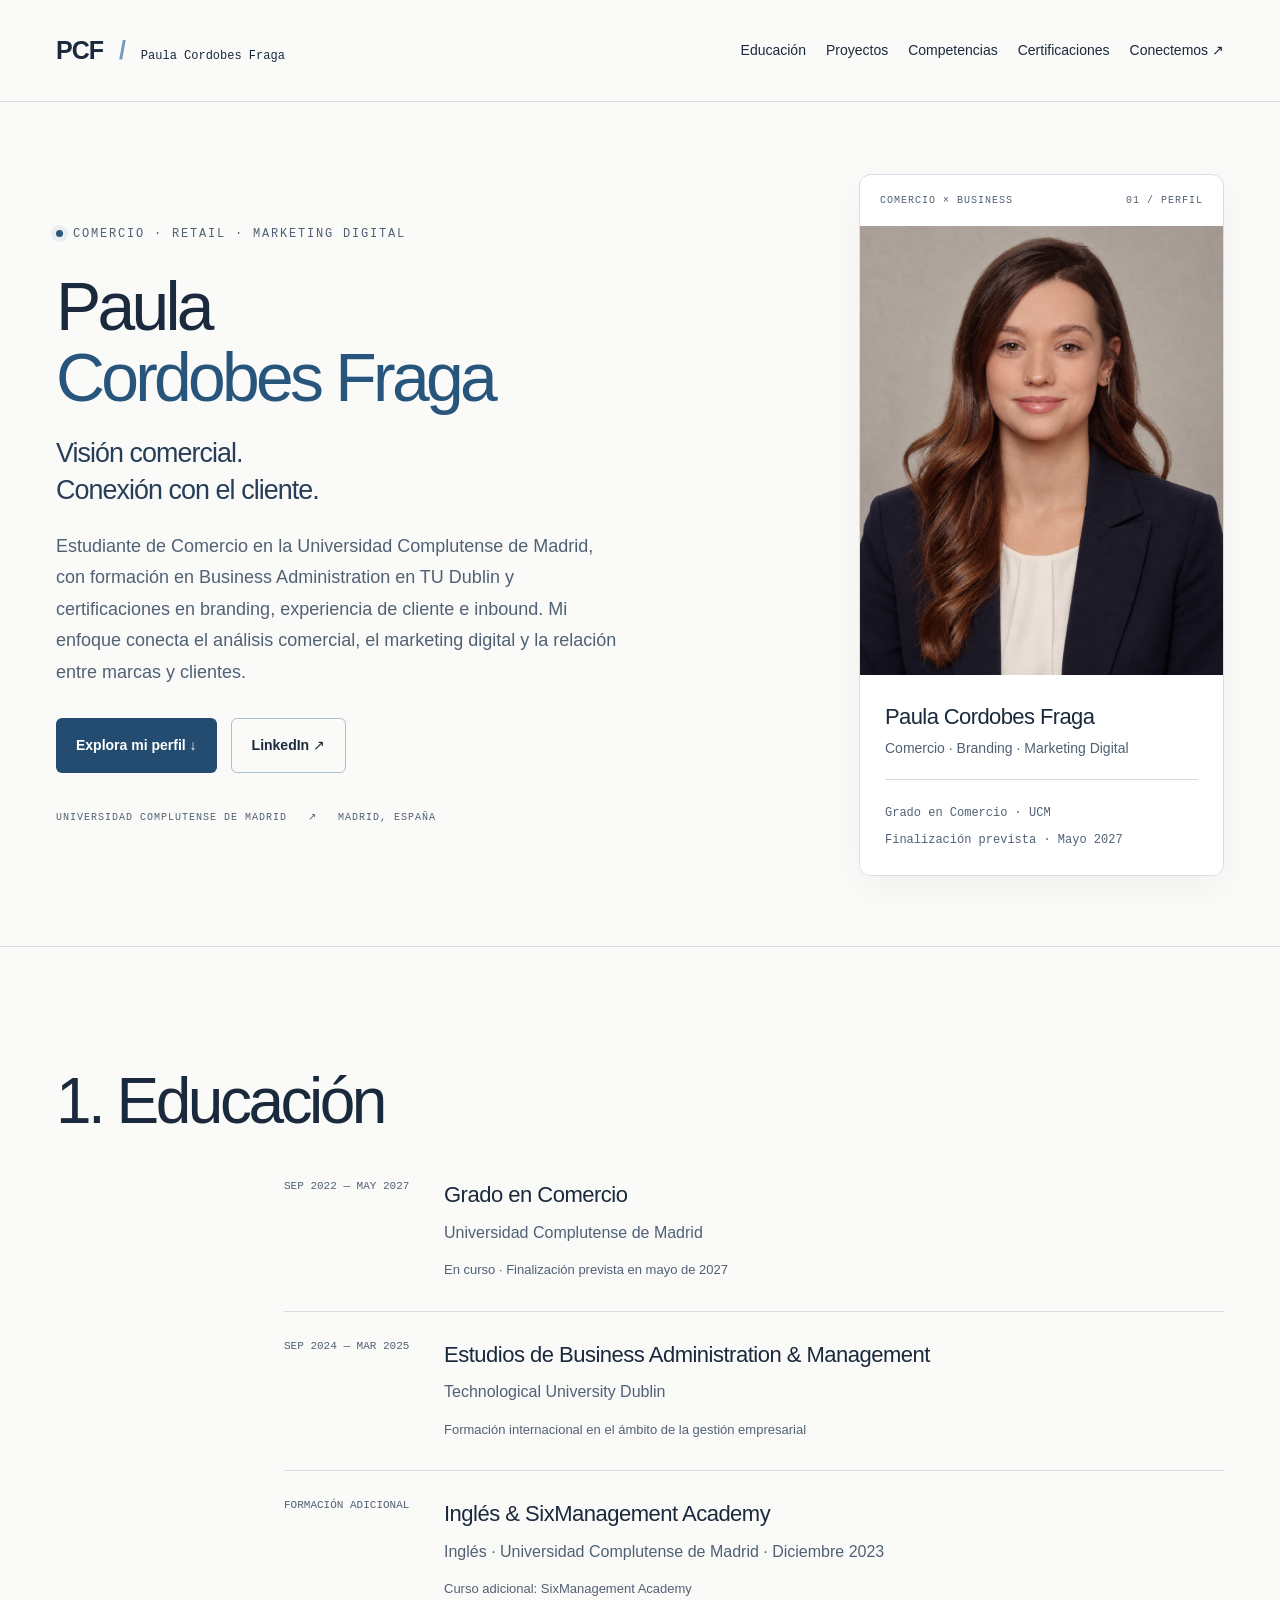
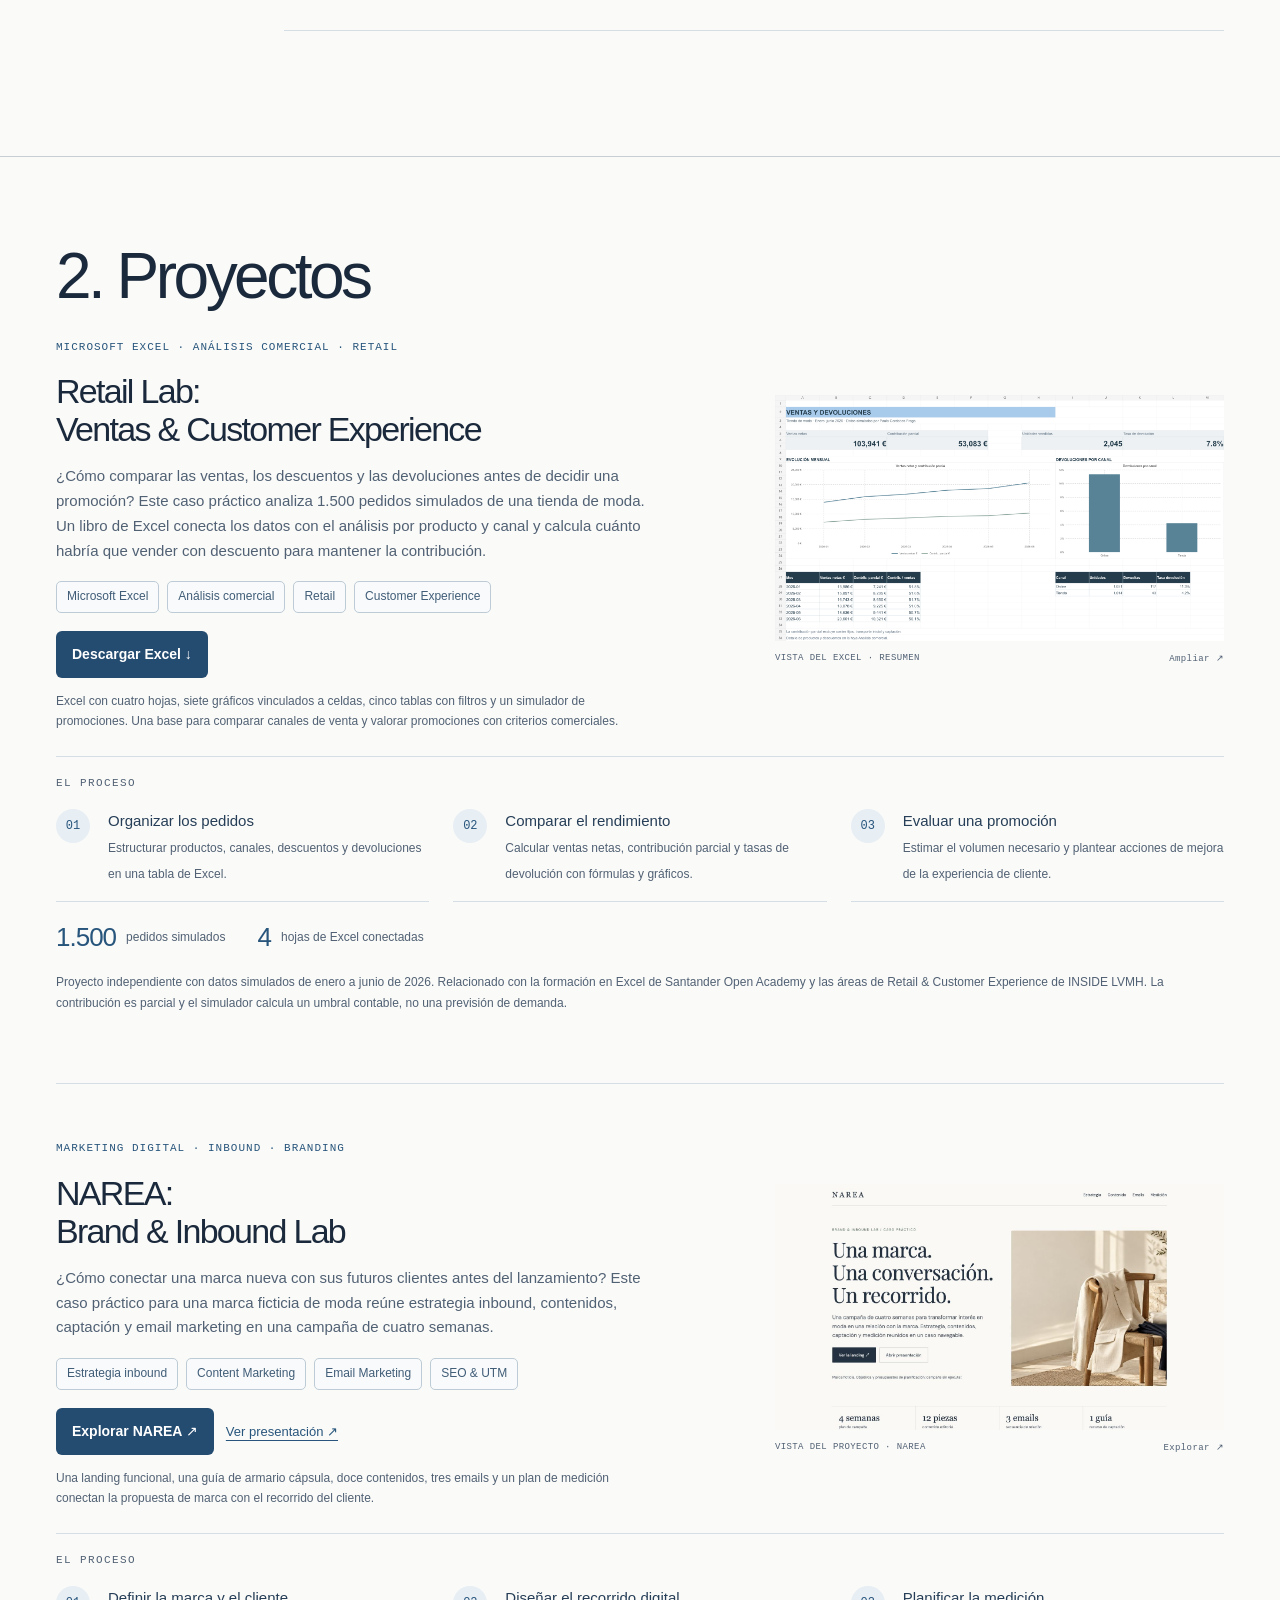
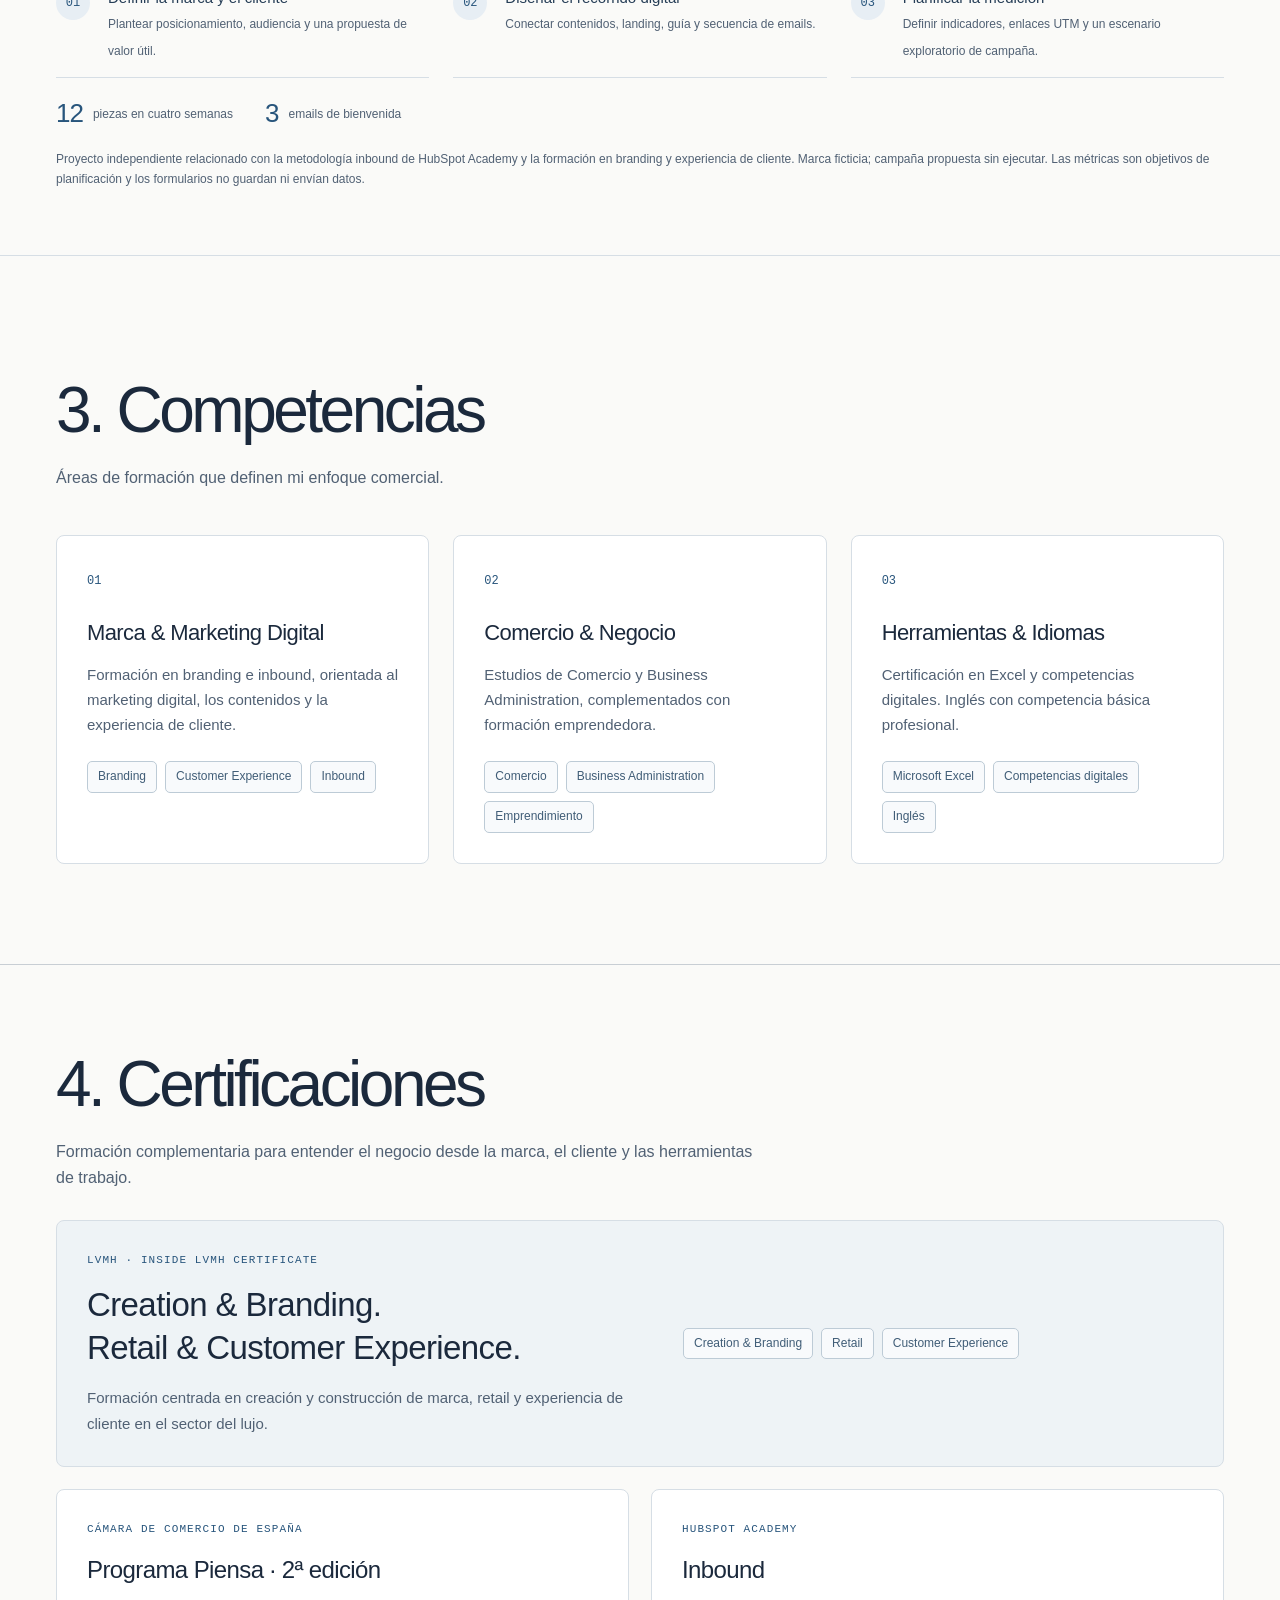
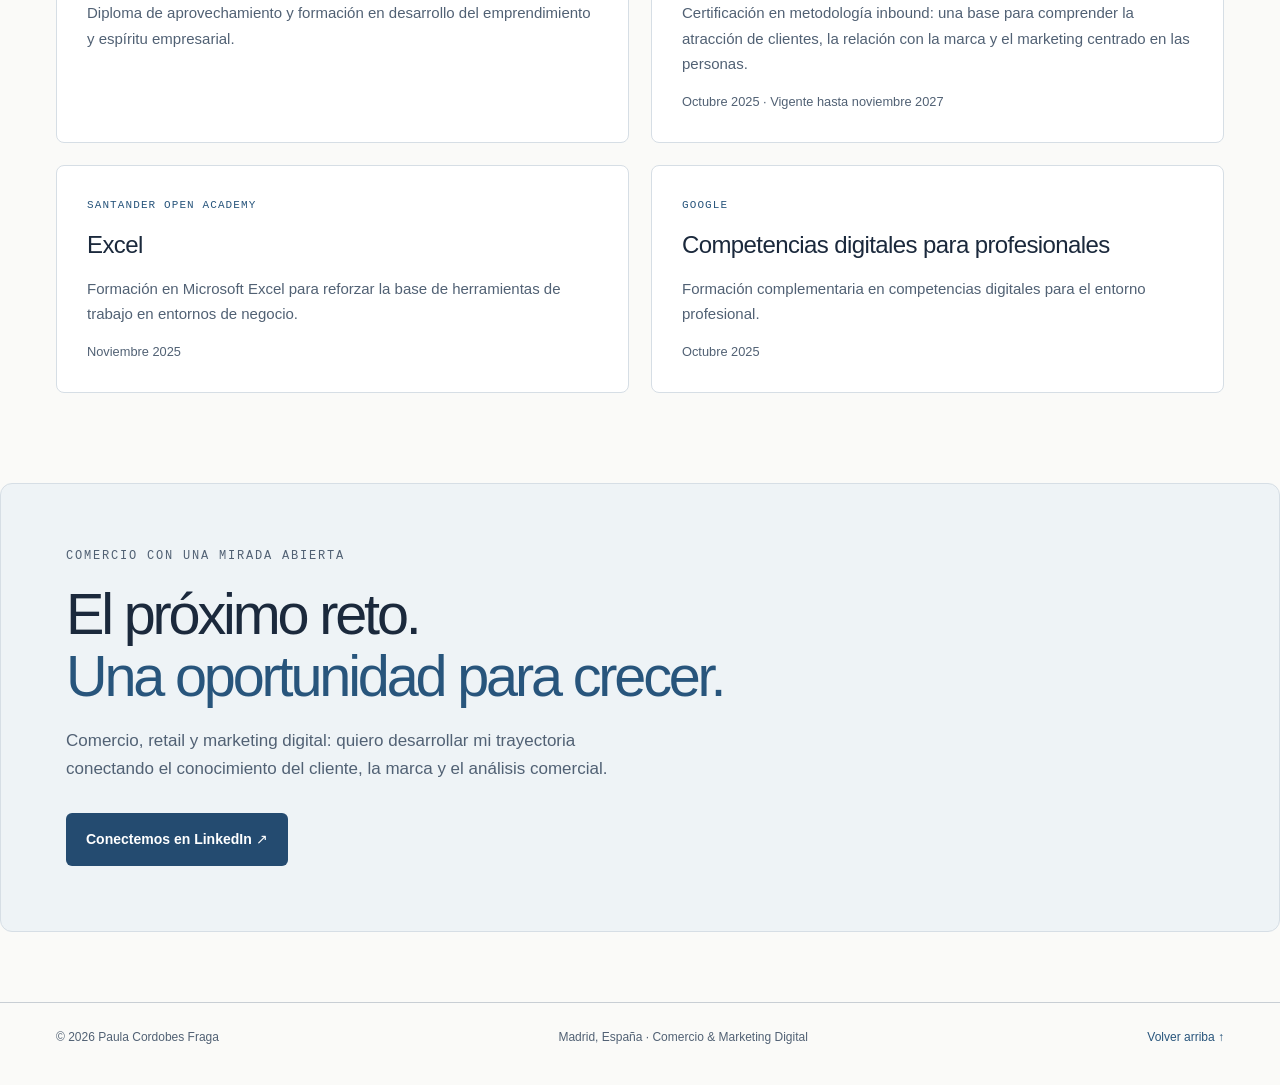
<file: index.html>
<!doctype html><html lang="es"><head><meta charset="utf-8"><meta name="viewport" content="width=device-width,initial-scale=1"><title>Paula Cordobes Fraga | Comercio, Retail & Marketing Digital</title><meta name="description" content="Estudiante de Comercio en la Universidad Complutense de Madrid. Formación internacional, retail, branding y marketing digital."><link rel="canonical" href="https://paulacordobesfraga.github.io/"><meta property="og:title" content="Paula Cordobes Fraga | Comercio & Marketing Digital"><meta property="og:description" content="Formación comercial, perspectiva internacional y una mirada centrada en la marca y el cliente."><link rel="stylesheet" href="style.css"><style>#projects .project-cover figcaption,#projects .project-cover figcaption span{color:#a6b5c9}#projects .project-cover a:focus-visible{outline:2px solid #b4ceff;outline-offset:5px}#projects .project-cover img{aspect-ratio:3356/1837;object-fit:contain;width:100%;background:#fafaf8}#projects .project-actions .text-link{flex-basis:auto;margin-right:18px}@media(max-width:700px){#projects .project-cover{max-width:none}#projects .project-actions .text-link{flex-basis:100%}}
/* Light palette, keeping the original layout and typography. */
:root{color-scheme:light;--background:#fafaf8;--foreground:#1b293c;--card:#fff;--card-foreground:#1b293c;--primary:#28557c;--border:#d6dee5;--muted-foreground:#516174}
body,.work-section,.toolkit,.education{background:var(--background);color:var(--foreground)}
h1 em,.contact h2 span,.project-numbers strong{color:#28557c}
.hero-role,.pipeline strong{color:#263e57}
.intro,.section-intro,.hero-meta,.eyebrow,.portrait-top,.portrait-bottom span,.portrait-bottom small,.education-list p,.education-list article>span,.education-list small,.project-copy>p:not(.project-kicker),.project-copy>p.powerbi-note,.pipeline small,.project-numbers span,.evidence-note,.evidence-label,.credential p,.credential small,.toolkit .skill-grid p,footer{color:#516174}
.nav a:hover,footer a,.project-kicker,.credential .organization,.toolkit .skill-no{color:#28557c}
.portrait,.portrait-bottom,.credential,.toolkit .skill-grid article{background:#fff;border-color:#d6dee5}
.portrait{box-shadow:0 12px 36px #1b293c0a}.portrait-rule{background:#d6dee5}
.credential.featured,.contact{background:#eef3f6;border-color:#d6dee5}
.contact>p:not(.eyebrow){color:#516174}
.primary,.project .dark-button{background:#244b70;color:#fff}.primary:hover{background:#193b5b}
.secondary{border-color:#aebdca}.secondary:hover{background:#edf2f6}
.tags span,.project .tags span,.toolkit .tags span{color:#405d77;border-color:#bdcbd6;background:#f8fafc}
.pipeline li{border-color:#d6dee5}.pipeline li>span{background:#e7eef4;color:#28557c}
.project-evidence{color:#1b293c;border-color:#d6dee5}
#projects .project-cover figcaption,#projects .project-cover figcaption span,#projects .project-cover figcaption a{color:#516174}
#projects .project-cover a:focus-visible,:is(a:focus-visible,button:focus-visible){outline-color:#28557c}
.dot{background:#28557c;box-shadow:0 0 0 5px #28557c12}

/* Keep the profile frame aligned with the reference portfolio. */
.portrait{width:100%;max-width:365px;min-height:0;align-self:center;justify-self:end}
.portrait-top{padding:20px}
.portrait-bottom{padding:24px 25px}
#projects img[src="narea-preview-clean.jpg"]{object-fit:cover;object-position:center}
@media(max-width:640px){.portrait{max-width:340px;justify-self:center}}
</style><meta property="og:type" content="website"><meta property="og:url" content="https://paulacordobesfraga.github.io/"><meta property="og:image" content="https://paulacordobesfraga.github.io/portfolio-preview.png"><meta property="og:image:alt" content="Portfolio de Paula Cordobes Fraga: Comercio, retail y marketing digital"><meta name="twitter:card" content="summary_large_image"></head><body><main><a class="skip" href="#content">Saltar al contenido</a><header class="nav"><a class="wordmark" href="#content">PCF<span> / </span><small>Paula Cordobes Fraga</small></a><nav aria-label="Navegación principal"><a href="#education">Educación</a><a href="#projects">Proyectos</a><a href="#expertise">Competencias</a><a href="#credentials">Certificaciones</a><a class="" href="https://www.linkedin.com/in/paulacordobesfraga/" target="_blank" rel="noopener noreferrer">Conectemos ↗</a></nav></header>
<section class="hero wrap" id="content"><div class="hero-copy"><p class="eyebrow"><span class="dot"></span> COMERCIO · RETAIL · MARKETING DIGITAL</p><h1>Paula<br><em>Cordobes Fraga</em></h1><p class="hero-role">Visión comercial.<br>Conexión con el cliente.</p><p class="intro">Estudiante de Comercio en la Universidad Complutense de Madrid, con formación en Business Administration en TU Dublin y certificaciones en branding, experiencia de cliente e inbound. Mi enfoque conecta el análisis comercial, el marketing digital y la relación entre marcas y clientes.</p><div class="actions"><a class="button primary" href="#education">Explora mi perfil ↓</a><a class="button secondary" href="https://www.linkedin.com/in/paulacordobesfraga/" target="_blank" rel="noopener noreferrer">LinkedIn ↗</a></div><p class="hero-meta">UNIVERSIDAD COMPLUTENSE DE MADRID &nbsp; ↗ &nbsp; MADRID, ESPAÑA</p></div><aside class="portrait" aria-label="Resumen profesional"><div class="portrait-top"><span>COMERCIO × BUSINESS</span><span>01 / PERFIL</span></div><img src="Ejecutiva.png?v=11f02df" alt="Retrato de Paula Cordobes Fraga" width="1016" height="1255" fetchpriority="high" decoding="async" style="display:block;width:100%;height:auto;aspect-ratio:1016/1255;object-fit:contain;object-position:center"><div class="portrait-bottom"><p>Paula Cordobes Fraga</p><span>Comercio · Branding · Marketing Digital</span><div class="portrait-rule"></div><small>Grado en Comercio · UCM<br>Finalización prevista · Mayo 2027</small></div></aside></section>

<section class="education section" id="education"><div class="wrap"><div class="section-heading"><h2>1. Educación</h2></div><div class="education-list"><article><span>SEP 2022 — MAY 2027</span><div><h3>Grado en Comercio</h3><p>Universidad Complutense de Madrid</p><small>En curso · Finalización prevista en mayo de 2027</small></div></article><article><span>SEP 2024 — MAR 2025</span><div><h3>Estudios de Business Administration & Management</h3><p>Technological University Dublin</p><small>Formación internacional en el ámbito de la gestión empresarial</small></div></article><article><span>FORMACIÓN ADICIONAL</span><div><h3>Inglés & SixManagement Academy</h3><p>Inglés · Universidad Complutense de Madrid · Diciembre 2023</p><small>Curso adicional: SixManagement Academy</small></div></article></div></div></section>
<section class="work-section section" id="projects"><div class="wrap"><div class="section-heading"><h2>2. Proyectos</h2></div>
<article class="project">
<div class="project-copy"><p class="project-kicker">MICROSOFT EXCEL · ANÁLISIS COMERCIAL · RETAIL</p>
<h3>Retail Lab:<br>Ventas &amp; Customer Experience</h3>
<p>¿Cómo comparar las ventas, los descuentos y las devoluciones antes de decidir una promoción? Este caso práctico analiza 1.500 pedidos simulados de una tienda de moda. Un libro de Excel conecta los datos con el análisis por producto y canal y calcula cuánto habría que vender con descuento para mantener la contribución.</p>
<div class="tags"><span>Microsoft Excel</span><span>Análisis comercial</span><span>Retail</span><span>Customer Experience</span></div>
<div class="project-actions"><a class="button dark-button" href="retail-lab/Retail-Lab-Excel.xlsx" download>Descargar Excel ↓</a></div>
<p class="powerbi-note">Excel con cuatro hojas, siete gráficos vinculados a celdas, cinco tablas con filtros y un simulador de promociones. Una base para comparar canales de venta y valorar promociones con criterios comerciales.</p></div>
<figure class="project-cover"><a href="retail-excel-preview.png" target="_blank" rel="noopener" aria-label="Ampliar previsualización del resumen de Excel"><img src="retail-excel-preview.png" alt="Previsualización del Excel Retail Lab: indicadores de ventas y contribución, evolución mensual y devoluciones por canal, con tablas de detalle." width="3356" height="1837" loading="lazy"></a><figcaption><span>VISTA DEL EXCEL · RESUMEN</span><a href="retail-excel-preview.png" target="_blank" rel="noopener">Ampliar ↗</a></figcaption></figure>
<div class="project-evidence"><p class="evidence-label">EL PROCESO</p><ol class="pipeline">
<li><span>01</span><div><strong>Organizar los pedidos</strong><small>Estructurar productos, canales, descuentos y devoluciones en una tabla de Excel.</small></div></li>
<li><span>02</span><div><strong>Comparar el rendimiento</strong><small>Calcular ventas netas, contribución parcial y tasas de devolución con fórmulas y gráficos.</small></div></li>
<li><span>03</span><div><strong>Evaluar una promoción</strong><small>Estimar el volumen necesario y plantear acciones de mejora de la experiencia de cliente.</small></div></li>
</ol><div class="project-numbers"><div><strong>1.500</strong><span>pedidos simulados</span></div><div><strong>4</strong><span>hojas de Excel conectadas</span></div></div>
<p class="evidence-note">Proyecto independiente con datos simulados de enero a junio de 2026. Relacionado con la formación en Excel de Santander Open Academy y las áreas de Retail &amp; Customer Experience de INSIDE LVMH. La contribución es parcial y el simulador calcula un umbral contable, no una previsión de demanda.</p></div>
</article><article class="project" style="margin-top:70px;padding-top:56px;border-top:1px solid #d6dee5">
<div class="project-copy"><p class="project-kicker">MARKETING DIGITAL · INBOUND · BRANDING</p>
<h3>NAREA:<br>Brand &amp; Inbound Lab</h3>
<p>¿Cómo conectar una marca nueva con sus futuros clientes antes del lanzamiento? Este caso práctico para una marca ficticia de moda reúne estrategia inbound, contenidos, captación y email marketing en una campaña de cuatro semanas.</p>
<div class="tags"><span>Estrategia inbound</span><span>Content Marketing</span><span>Email Marketing</span><span>SEO &amp; UTM</span></div>
<div class="project-actions"><a class="button dark-button" href="narea.html">Explorar NAREA ↗</a><a class="text-link" style="color:#28557c" href="narea-NAREA-Brand-Inbound-Lab.pdf" target="_blank" rel="noopener">Ver presentación ↗</a></div>
<p class="powerbi-note">Una landing funcional, una guía de armario cápsula, doce contenidos, tres emails y un plan de medición conectan la propuesta de marca con el recorrido del cliente.</p></div>
<figure class="project-cover"><a href="narea.html" aria-label="Abrir NAREA desde su previsualización"><img src="narea-preview-clean.jpg" alt="Previsualización de NAREA: campaña inbound para una marca de moda, con diseño editorial claro." width="1661" height="836" loading="lazy"></a><figcaption><span>VISTA DEL PROYECTO · NAREA</span><a href="narea.html">Explorar ↗</a></figcaption></figure>
<div class="project-evidence"><p class="evidence-label">EL PROCESO</p><ol class="pipeline">
<li><span>01</span><div><strong>Definir la marca y el cliente</strong><small>Plantear posicionamiento, audiencia y una propuesta de valor útil.</small></div></li>
<li><span>02</span><div><strong>Diseñar el recorrido digital</strong><small>Conectar contenidos, landing, guía y secuencia de emails.</small></div></li>
<li><span>03</span><div><strong>Planificar la medición</strong><small>Definir indicadores, enlaces UTM y un escenario exploratorio de campaña.</small></div></li>
</ol><div class="project-numbers"><div><strong>12</strong><span>piezas en cuatro semanas</span></div><div><strong>3</strong><span>emails de bienvenida</span></div></div>
<p class="evidence-note">Proyecto independiente relacionado con la metodología inbound de HubSpot Academy y la formación en branding y experiencia de cliente. Marca ficticia; campaña propuesta sin ejecutar. Las métricas son objetivos de planificación y los formularios no guardan ni envían datos.</p></div>
</article></div></section>
<section class="toolkit section" id="expertise"><div class="wrap"><div class="section-heading"><h2>3. Competencias</h2><p class="section-intro">Áreas de formación que definen mi enfoque comercial.</p></div><div class="skill-grid"><article><span class="skill-no">01</span><h3>Marca & Marketing Digital</h3><p>Formación en branding e inbound, orientada al marketing digital, los contenidos y la experiencia de cliente.</p><div class="tags"><span>Branding</span><span>Customer Experience</span><span>Inbound</span></div></article><article><span class="skill-no">02</span><h3>Comercio & Negocio</h3><p>Estudios de Comercio y Business Administration, complementados con formación emprendedora.</p><div class="tags"><span>Comercio</span><span>Business Administration</span><span>Emprendimiento</span></div></article><article><span class="skill-no">03</span><h3>Herramientas & Idiomas</h3><p>Certificación en Excel y competencias digitales. Inglés con competencia básica profesional.</p><div class="tags"><span>Microsoft Excel</span><span>Competencias digitales</span><span>Inglés</span></div></article></div></div></section>
<section class="work-section section" id="credentials"><div class="wrap"><div class="section-heading"><h2>4. Certificaciones</h2><p class="section-intro">Formación complementaria para entender el negocio desde la marca, el cliente y las herramientas de trabajo.</p></div><div class="credential-list"><article class="credential featured"><div><p class="organization">LVMH · INSIDE LVMH CERTIFICATE</p><h3>Creation & Branding.<br>Retail & Customer Experience.</h3><p>Formación centrada en creación y construcción de marca, retail y experiencia de cliente en el sector del lujo.</p></div><div class="tags"><span>Creation & Branding</span><span>Retail</span><span>Customer Experience</span></div></article><article class="credential"><p class="organization">CÁMARA DE COMERCIO DE ESPAÑA</p><h3>Programa Piensa · 2ª edición</h3><p>Diploma de aprovechamiento y formación en desarrollo del emprendimiento y espíritu empresarial.</p><small></small></article><article class="credential"><p class="organization">HUBSPOT ACADEMY</p><h3>Inbound</h3><p>Certificación en metodología inbound: una base para comprender la atracción de clientes, la relación con la marca y el marketing centrado en las personas.</p><small>Octubre 2025 · Vigente hasta noviembre 2027</small></article><article class="credential"><p class="organization">SANTANDER OPEN ACADEMY</p><h3>Excel</h3><p>Formación en Microsoft Excel para reforzar la base de herramientas de trabajo en entornos de negocio.</p><small>Noviembre 2025</small></article><article class="credential"><p class="organization">GOOGLE</p><h3>Competencias digitales para profesionales</h3><p>Formación complementaria en competencias digitales para el entorno profesional.</p><small>Octubre 2025</small></article></div></div></section>
<section class="contact wrap section" id="contact"><p class="eyebrow">COMERCIO CON UNA MIRADA ABIERTA</p><h2>El próximo reto.<br><span>Una oportunidad para crecer.</span></h2><p>Comercio, retail y marketing digital: quiero desarrollar mi trayectoria conectando el conocimiento del cliente, la marca y el análisis comercial.</p><div class="actions"><a class="button primary" href="https://www.linkedin.com/in/paulacordobesfraga/" target="_blank" rel="noopener noreferrer">Conectemos en LinkedIn ↗</a></div></section><footer class="wrap"><span>© 2026 Paula Cordobes Fraga</span><span>Madrid, España · Comercio & Marketing Digital</span><a href="#content">Volver arriba ↑</a></footer></main></body></html>
</file>
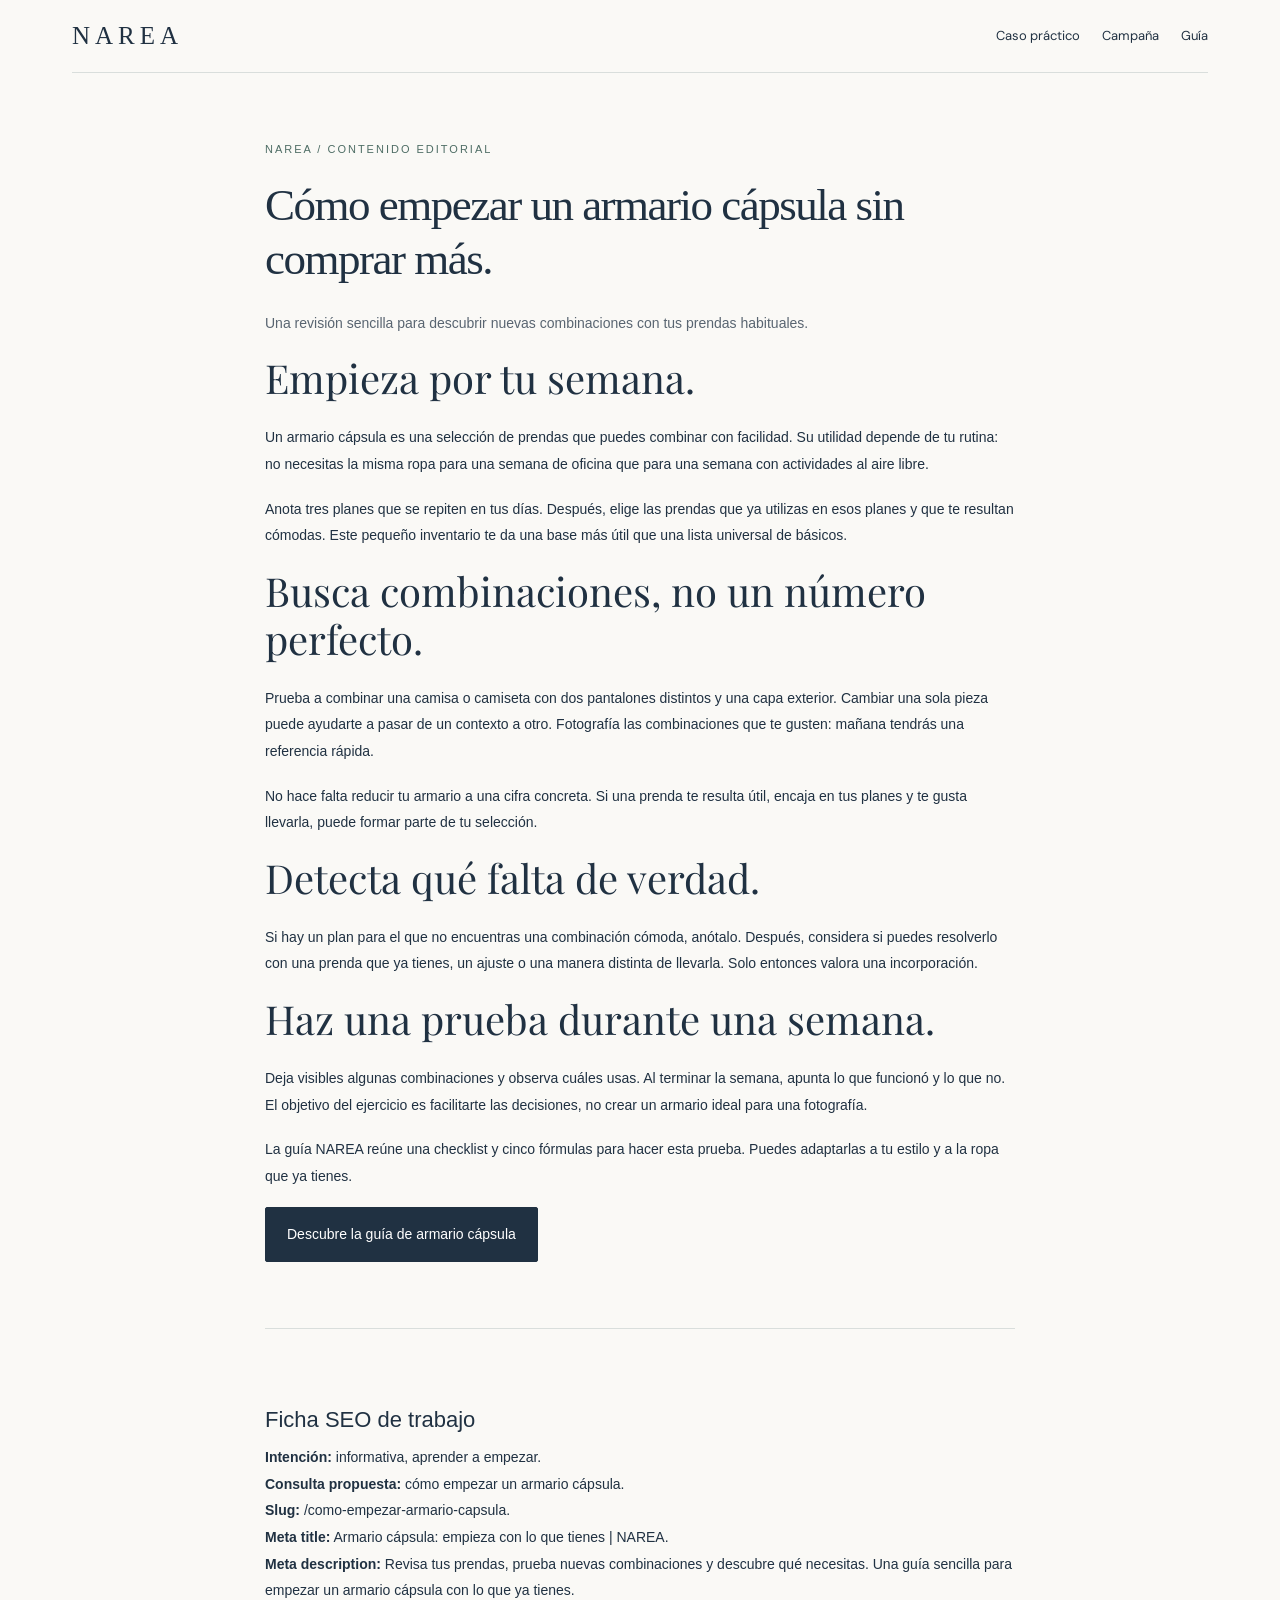
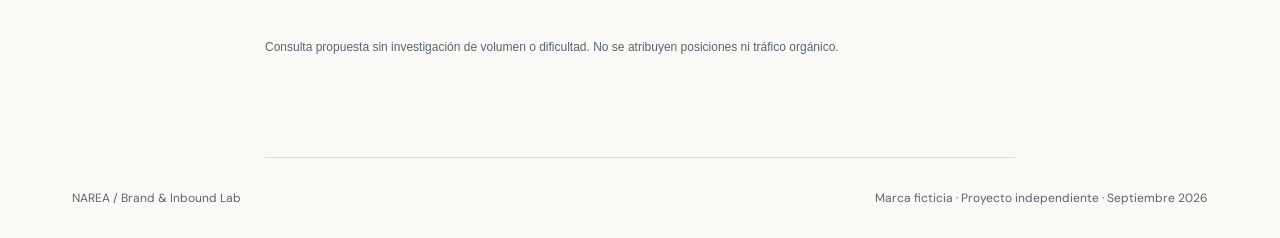
<file: narea-articulo.html>
<!doctype html><html lang="es"><head><meta charset="utf-8"><meta name="viewport" content="width=device-width,initial-scale=1"><title>Armario cápsula: empieza con lo que tienes | NAREA</title><meta name="description" content="NAREA: caso práctico de estrategia inbound, contenidos y medición para una marca ficticia de moda."><link rel="stylesheet" href="narea-style.css"></head><body><div class="wrap"><nav><a class="brand" href="narea.html">NAREA</a><div class="links"><a href="narea.html">Caso práctico</a><a href="narea-landing.html">Campaña</a><a href="narea-guia.html">Guía</a></div></nav><article class="wide seo"><section><p class="label">NAREA / CONTENIDO EDITORIAL</p><h1>Cómo empezar un armario cápsula sin comprar más.</h1><p class="muted">Una revisión sencilla para descubrir nuevas combinaciones con tus prendas habituales.</p><h2>Empieza por tu semana.</h2><p>Un armario cápsula es una selección de prendas que puedes combinar con facilidad. Su utilidad depende de tu rutina: no necesitas la misma ropa para una semana de oficina que para una semana con actividades al aire libre.</p><p>Anota tres planes que se repiten en tus días. Después, elige las prendas que ya utilizas en esos planes y que te resultan cómodas. Este pequeño inventario te da una base más útil que una lista universal de básicos.</p><h2>Busca combinaciones, no un número perfecto.</h2><p>Prueba a combinar una camisa o camiseta con dos pantalones distintos y una capa exterior. Cambiar una sola pieza puede ayudarte a pasar de un contexto a otro. Fotografía las combinaciones que te gusten: mañana tendrás una referencia rápida.</p><p>No hace falta reducir tu armario a una cifra concreta. Si una prenda te resulta útil, encaja en tus planes y te gusta llevarla, puede formar parte de tu selección.</p><h2>Detecta qué falta de verdad.</h2><p>Si hay un plan para el que no encuentras una combinación cómoda, anótalo. Después, considera si puedes resolverlo con una prenda que ya tienes, un ajuste o una manera distinta de llevarla. Solo entonces valora una incorporación.</p><h2>Haz una prueba durante una semana.</h2><p>Deja visibles algunas combinaciones y observa cuáles usas. Al terminar la semana, apunta lo que funcionó y lo que no. El objetivo del ejercicio es facilitarte las decisiones, no crear un armario ideal para una fotografía.</p><p>La guía NAREA reúne una checklist y cinco fórmulas para hacer esta prueba. Puedes adaptarlas a tu estilo y a la ropa que ya tienes.</p><a class="btn" href="narea-landing.html#registro">Descubre la guía de armario cápsula</a></section><section><h3>Ficha SEO de trabajo</h3><p><b>Intención:</b> informativa, aprender a empezar.<br><b>Consulta propuesta:</b> cómo empezar un armario cápsula.<br><b>Slug:</b> /como-empezar-armario-capsula.<br><b>Meta title:</b> Armario cápsula: empieza con lo que tienes | NAREA.<br><b>Meta description:</b> Revisa tus prendas, prueba nuevas combinaciones y descubre qué necesitas. Una guía sencilla para empezar un armario cápsula con lo que ya tienes.</p><p class="note">Consulta propuesta sin investigación de volumen o dificultad. No se atribuyen posiciones ni tráfico orgánico.</p></section></article><footer><span>NAREA / Brand & Inbound Lab</span><span>Marca ficticia · Proyecto independiente · Septiembre 2026</span></footer></div></body></html>
</file>
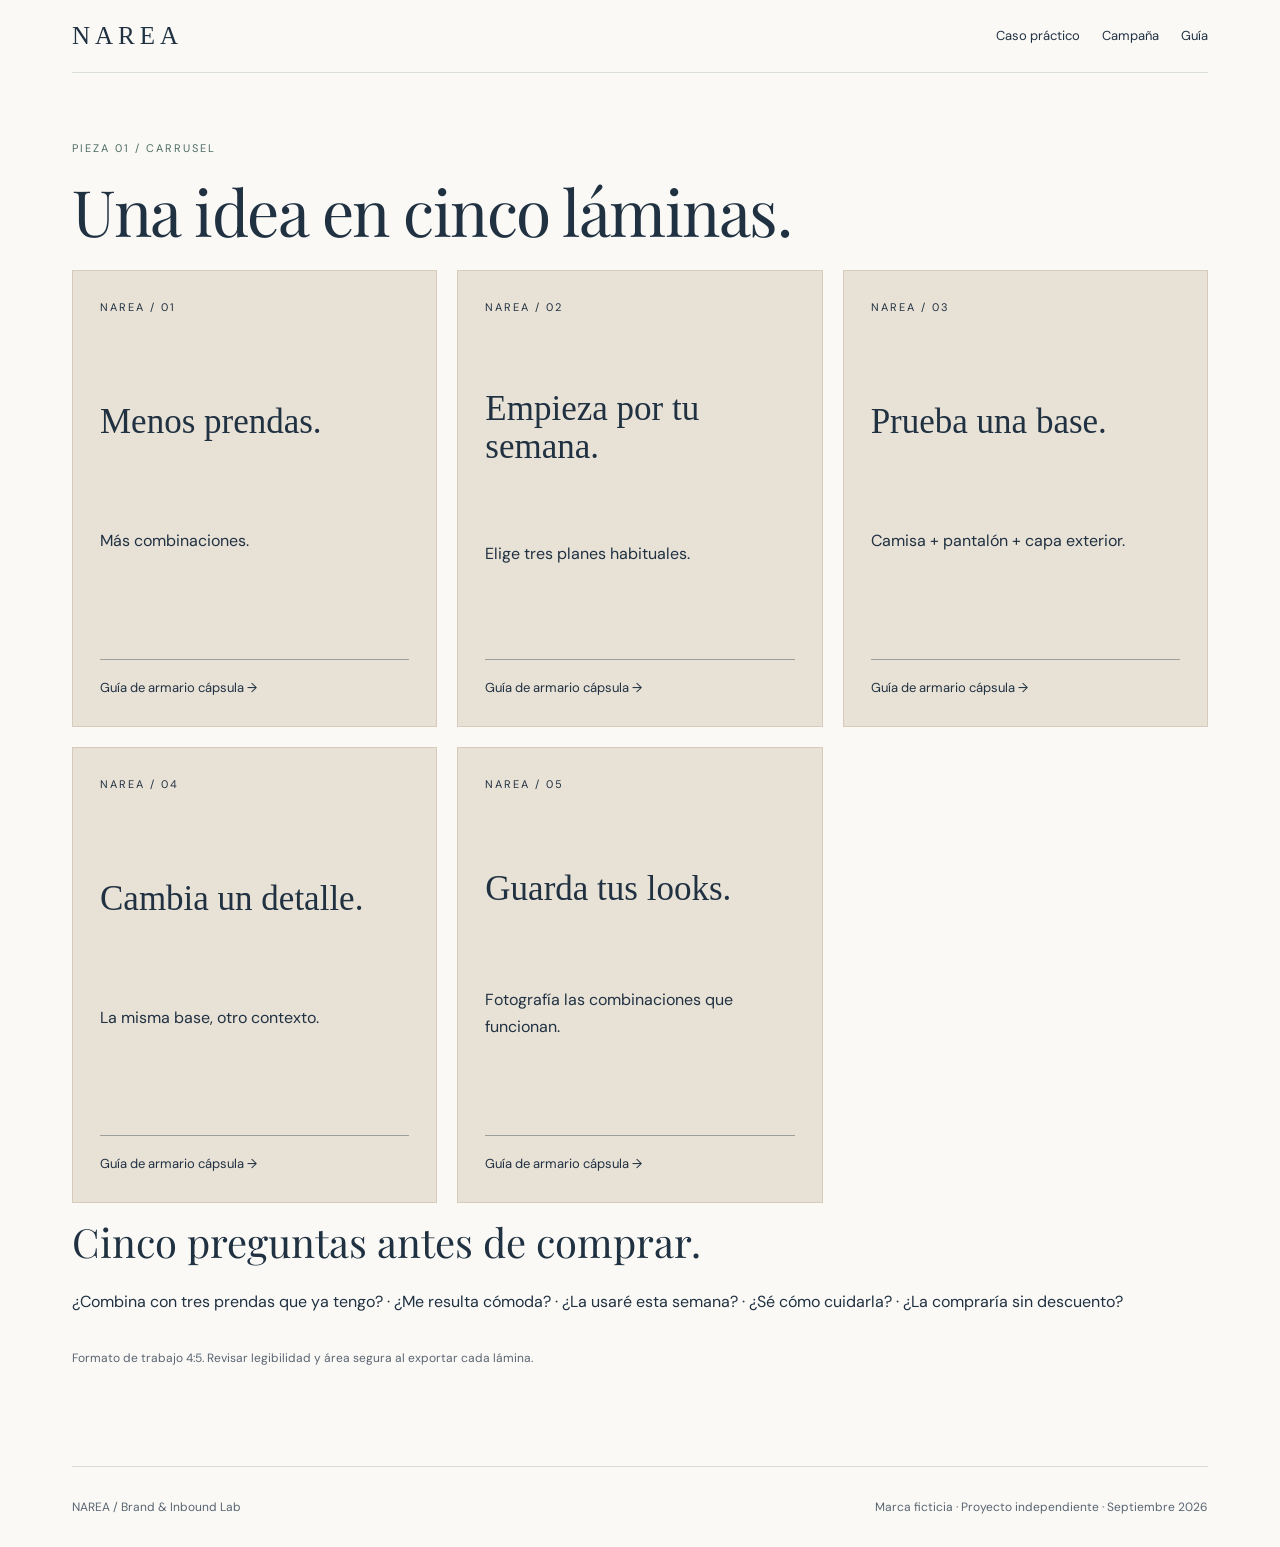
<file: narea-carrusel.html>
<!doctype html><html lang="es"><head><meta charset="utf-8"><meta name="viewport" content="width=device-width,initial-scale=1"><title>NAREA | Carrusel de campaña</title><meta name="description" content="NAREA: caso práctico de estrategia inbound, contenidos y medición para una marca ficticia de moda."><link rel="stylesheet" href="narea-style.css"></head><body><div class="wrap"><nav><a class="brand" href="narea.html">NAREA</a><div class="links"><a href="narea.html">Caso práctico</a><a href="narea-landing.html">Campaña</a><a href="narea-guia.html">Guía</a></div></nav><section><p class="label">PIEZA 01 / CARRUSEL</p><h1>Una idea en cinco láminas.</h1><div class="creative-grid"><div class="creative"><small>NAREA / 01</small><strong>Menos prendas.</strong><p>Más combinaciones.</p><div class="rule">Guía de armario cápsula →</div></div><div class="creative"><small>NAREA / 02</small><strong>Empieza por tu semana.</strong><p>Elige tres planes habituales.</p><div class="rule">Guía de armario cápsula →</div></div><div class="creative"><small>NAREA / 03</small><strong>Prueba una base.</strong><p>Camisa + pantalón + capa exterior.</p><div class="rule">Guía de armario cápsula →</div></div><div class="creative"><small>NAREA / 04</small><strong>Cambia un detalle.</strong><p>La misma base, otro contexto.</p><div class="rule">Guía de armario cápsula →</div></div><div class="creative"><small>NAREA / 05</small><strong>Guarda tus looks.</strong><p>Fotografía las combinaciones que funcionan.</p><div class="rule">Guía de armario cápsula →</div></div></div><h2 id="preguntas">Cinco preguntas antes de comprar.</h2><p>¿Combina con tres prendas que ya tengo? · ¿Me resulta cómoda? · ¿La usaré esta semana? · ¿Sé cómo cuidarla? · ¿La compraría sin descuento?</p><p class="note">Formato de trabajo 4:5. Revisar legibilidad y área segura al exportar cada lámina.</p></section><footer><span>NAREA / Brand & Inbound Lab</span><span>Marca ficticia · Proyecto independiente · Septiembre 2026</span></footer></div></body></html>
</file>
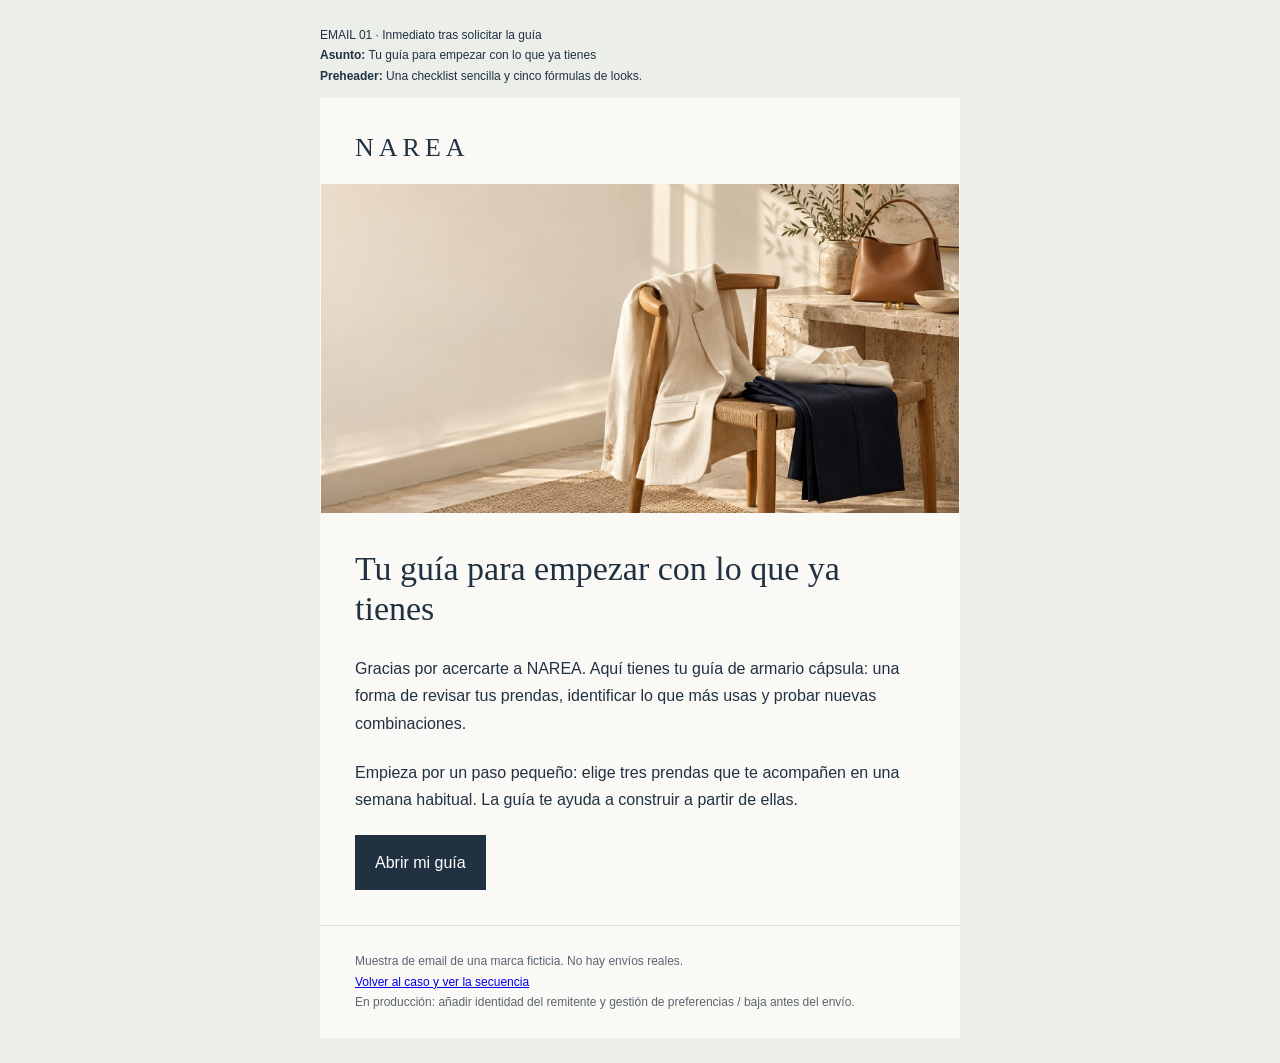
<file: narea-email-01.html>
<!doctype html><html lang="es"><meta charset="utf-8"><meta name="viewport" content="width=device-width,initial-scale=1"><title>Tu guía para empezar con lo que ya tienes</title><body style="margin:0;background:#eceeea;color:#203142;font:16px/1.7 Arial,sans-serif"><div style="max-width:640px;margin:25px auto;padding:0 16px"><p style="font-size:12px">EMAIL 01 · Inmediato tras solicitar la guía<br><b>Asunto:</b> Tu guía para empezar con lo que ya tienes<br><b>Preheader:</b> Una checklist sencilla y cinco fórmulas de looks.</p><table role="presentation" style="width:100%;border-collapse:collapse;background:#faf9f6"><tr><td style="padding:35px 35px 20px;font:26px Georgia;letter-spacing:5px">NAREA</td></tr><tr><td><img src="narea-hero.png" width="608" alt="Prendas y accesorios de un armario cápsula" style="display:block;width:100%;height:auto"></td></tr><tr><td style="padding:35px"><h1 style="font:34px/1.2 Georgia;margin:0 0 25px">Tu guía para empezar con lo que ya tienes</h1><p style="margin:0 0 22px">Gracias por acercarte a NAREA. Aquí tienes tu guía de armario cápsula: una forma de revisar tus prendas, identificar lo que más usas y probar nuevas combinaciones.</p><p style="margin:0 0 22px">Empieza por un paso pequeño: elige tres prendas que te acompañen en una semana habitual. La guía te ayuda a construir a partir de ellas.</p><a style="display:inline-block;background:#203142;color:white;padding:14px 20px;text-decoration:none" href="narea-guia.html">Abrir mi guía</a></td></tr><tr><td style="padding:25px 35px;border-top:1px solid #d9dedc;font-size:12px;color:#596571">Muestra de email de una marca ficticia. No hay envíos reales.<br><a href="narea.html#emails">Volver al caso y ver la secuencia</a><br>En producción: añadir identidad del remitente y gestión de preferencias / baja antes del envío.</td></tr></table></div></body></html>
</file>
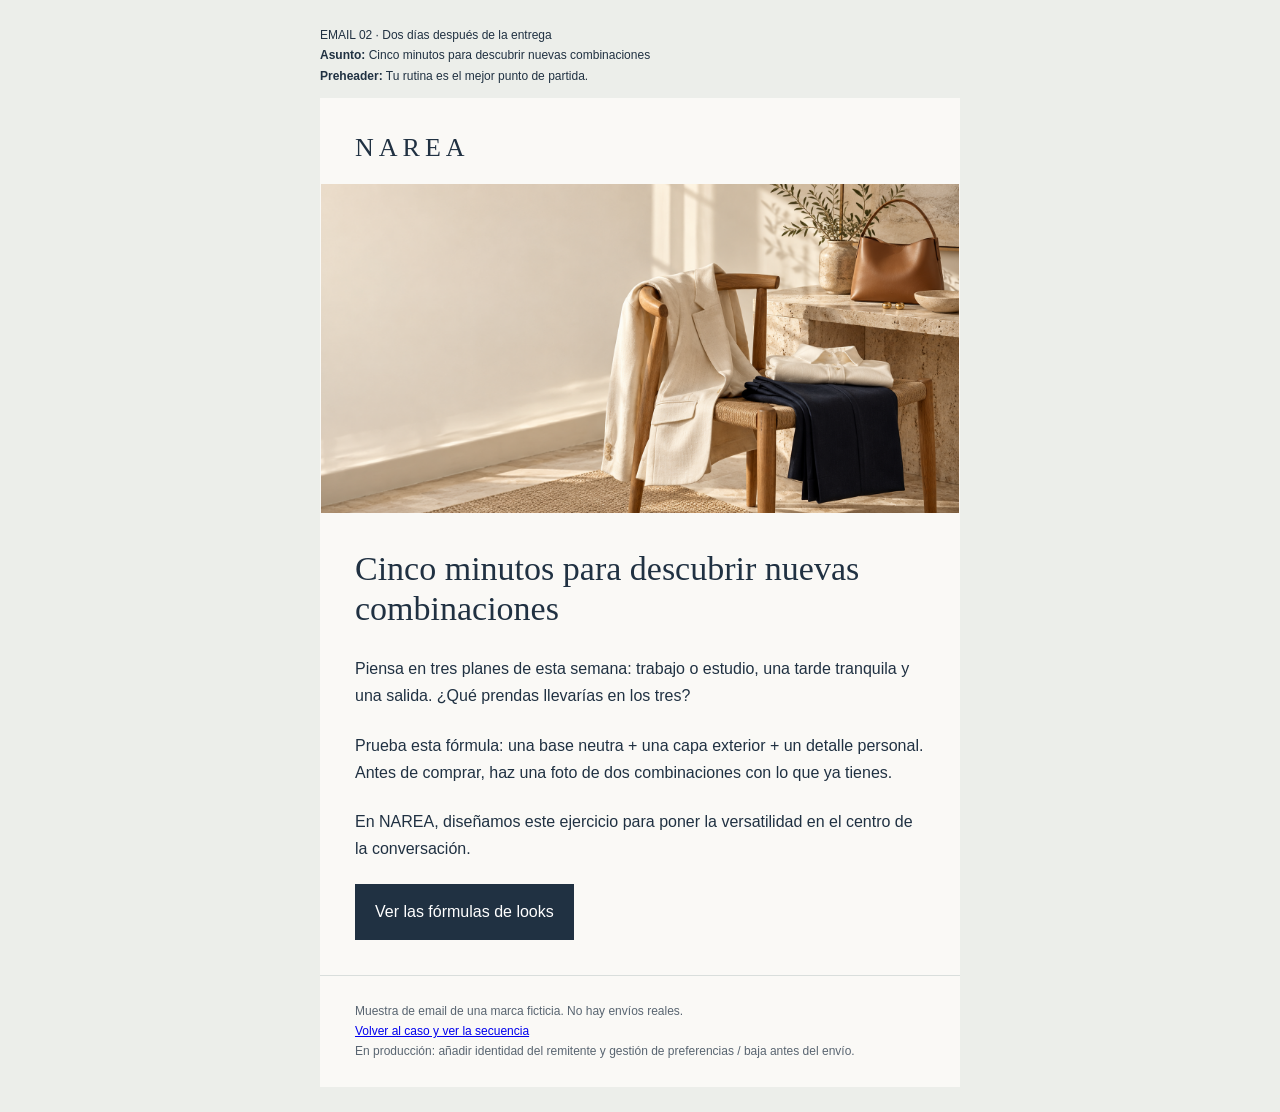
<file: narea-email-02.html>
<!doctype html><html lang="es"><meta charset="utf-8"><meta name="viewport" content="width=device-width,initial-scale=1"><title>Cinco minutos para descubrir nuevas combinaciones</title><body style="margin:0;background:#eceeea;color:#203142;font:16px/1.7 Arial,sans-serif"><div style="max-width:640px;margin:25px auto;padding:0 16px"><p style="font-size:12px">EMAIL 02 · Dos días después de la entrega<br><b>Asunto:</b> Cinco minutos para descubrir nuevas combinaciones<br><b>Preheader:</b> Tu rutina es el mejor punto de partida.</p><table role="presentation" style="width:100%;border-collapse:collapse;background:#faf9f6"><tr><td style="padding:35px 35px 20px;font:26px Georgia;letter-spacing:5px">NAREA</td></tr><tr><td><img src="narea-hero.png" width="608" alt="Prendas y accesorios de un armario cápsula" style="display:block;width:100%;height:auto"></td></tr><tr><td style="padding:35px"><h1 style="font:34px/1.2 Georgia;margin:0 0 25px">Cinco minutos para descubrir nuevas combinaciones</h1><p style="margin:0 0 22px">Piensa en tres planes de esta semana: trabajo o estudio, una tarde tranquila y una salida. ¿Qué prendas llevarías en los tres?</p><p style="margin:0 0 22px">Prueba esta fórmula: una base neutra + una capa exterior + un detalle personal. Antes de comprar, haz una foto de dos combinaciones con lo que ya tienes.</p><p style="margin:0 0 22px">En NAREA, diseñamos este ejercicio para poner la versatilidad en el centro de la conversación.</p><a style="display:inline-block;background:#203142;color:white;padding:14px 20px;text-decoration:none" href="narea-guia.html#formulas">Ver las fórmulas de looks</a></td></tr><tr><td style="padding:25px 35px;border-top:1px solid #d9dedc;font-size:12px;color:#596571">Muestra de email de una marca ficticia. No hay envíos reales.<br><a href="narea.html#emails">Volver al caso y ver la secuencia</a><br>En producción: añadir identidad del remitente y gestión de preferencias / baja antes del envío.</td></tr></table></div></body></html>
</file>
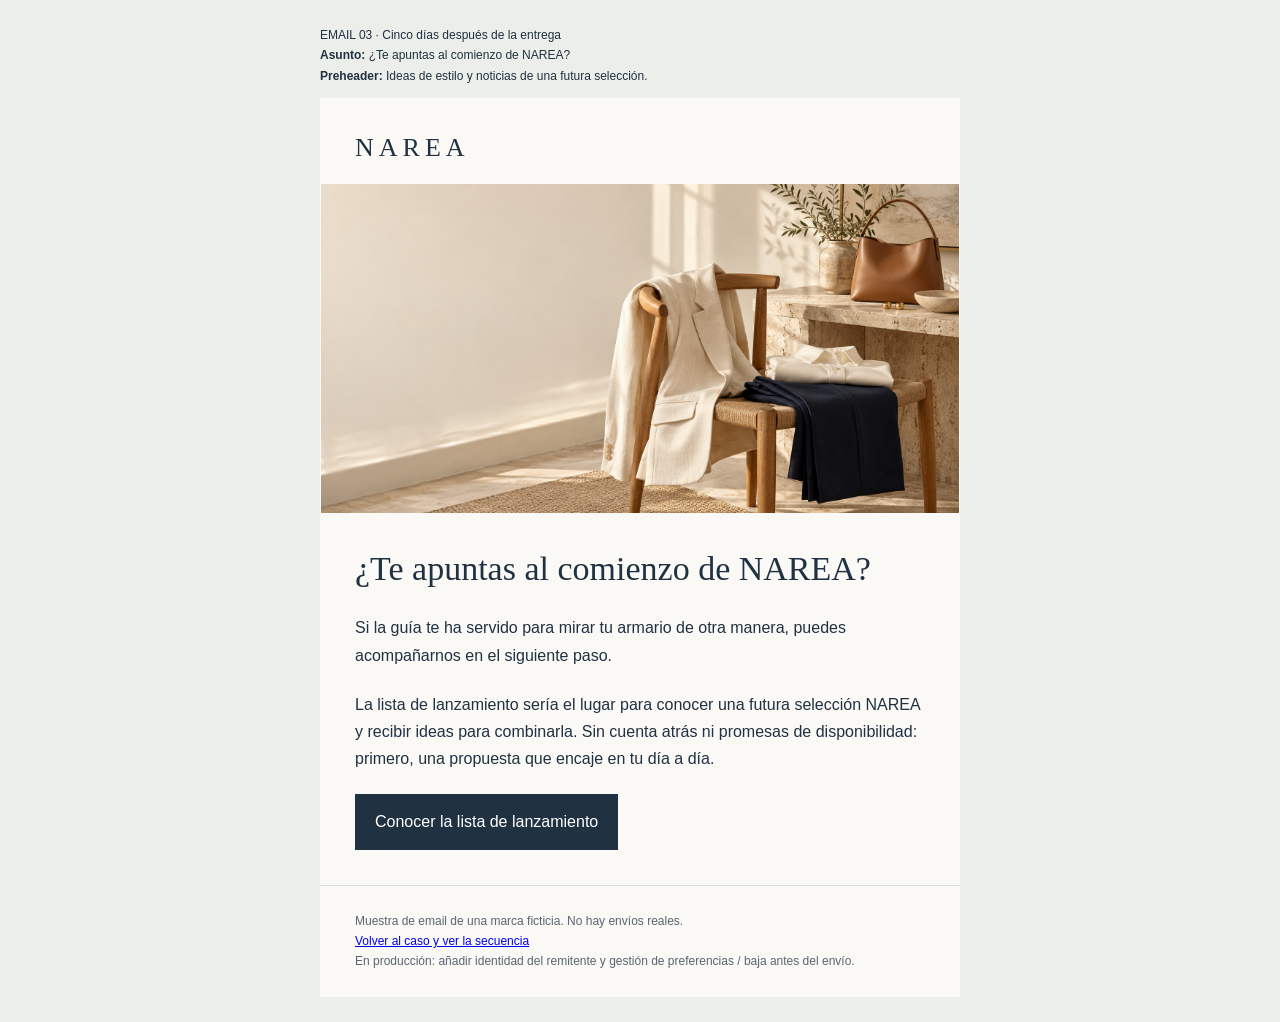
<file: narea-email-03.html>
<!doctype html><html lang="es"><meta charset="utf-8"><meta name="viewport" content="width=device-width,initial-scale=1"><title>¿Te apuntas al comienzo de NAREA?</title><body style="margin:0;background:#eceeea;color:#203142;font:16px/1.7 Arial,sans-serif"><div style="max-width:640px;margin:25px auto;padding:0 16px"><p style="font-size:12px">EMAIL 03 · Cinco días después de la entrega<br><b>Asunto:</b> ¿Te apuntas al comienzo de NAREA?<br><b>Preheader:</b> Ideas de estilo y noticias de una futura selección.</p><table role="presentation" style="width:100%;border-collapse:collapse;background:#faf9f6"><tr><td style="padding:35px 35px 20px;font:26px Georgia;letter-spacing:5px">NAREA</td></tr><tr><td><img src="narea-hero.png" width="608" alt="Prendas y accesorios de un armario cápsula" style="display:block;width:100%;height:auto"></td></tr><tr><td style="padding:35px"><h1 style="font:34px/1.2 Georgia;margin:0 0 25px">¿Te apuntas al comienzo de NAREA?</h1><p style="margin:0 0 22px">Si la guía te ha servido para mirar tu armario de otra manera, puedes acompañarnos en el siguiente paso.</p><p style="margin:0 0 22px">La lista de lanzamiento sería el lugar para conocer una futura selección NAREA y recibir ideas para combinarla. Sin cuenta atrás ni promesas de disponibilidad: primero, una propuesta que encaje en tu día a día.</p><a style="display:inline-block;background:#203142;color:white;padding:14px 20px;text-decoration:none" href="narea-landing.html#lanzamiento">Conocer la lista de lanzamiento</a></td></tr><tr><td style="padding:25px 35px;border-top:1px solid #d9dedc;font-size:12px;color:#596571">Muestra de email de una marca ficticia. No hay envíos reales.<br><a href="narea.html#emails">Volver al caso y ver la secuencia</a><br>En producción: añadir identidad del remitente y gestión de preferencias / baja antes del envío.</td></tr></table></div></body></html>
</file>
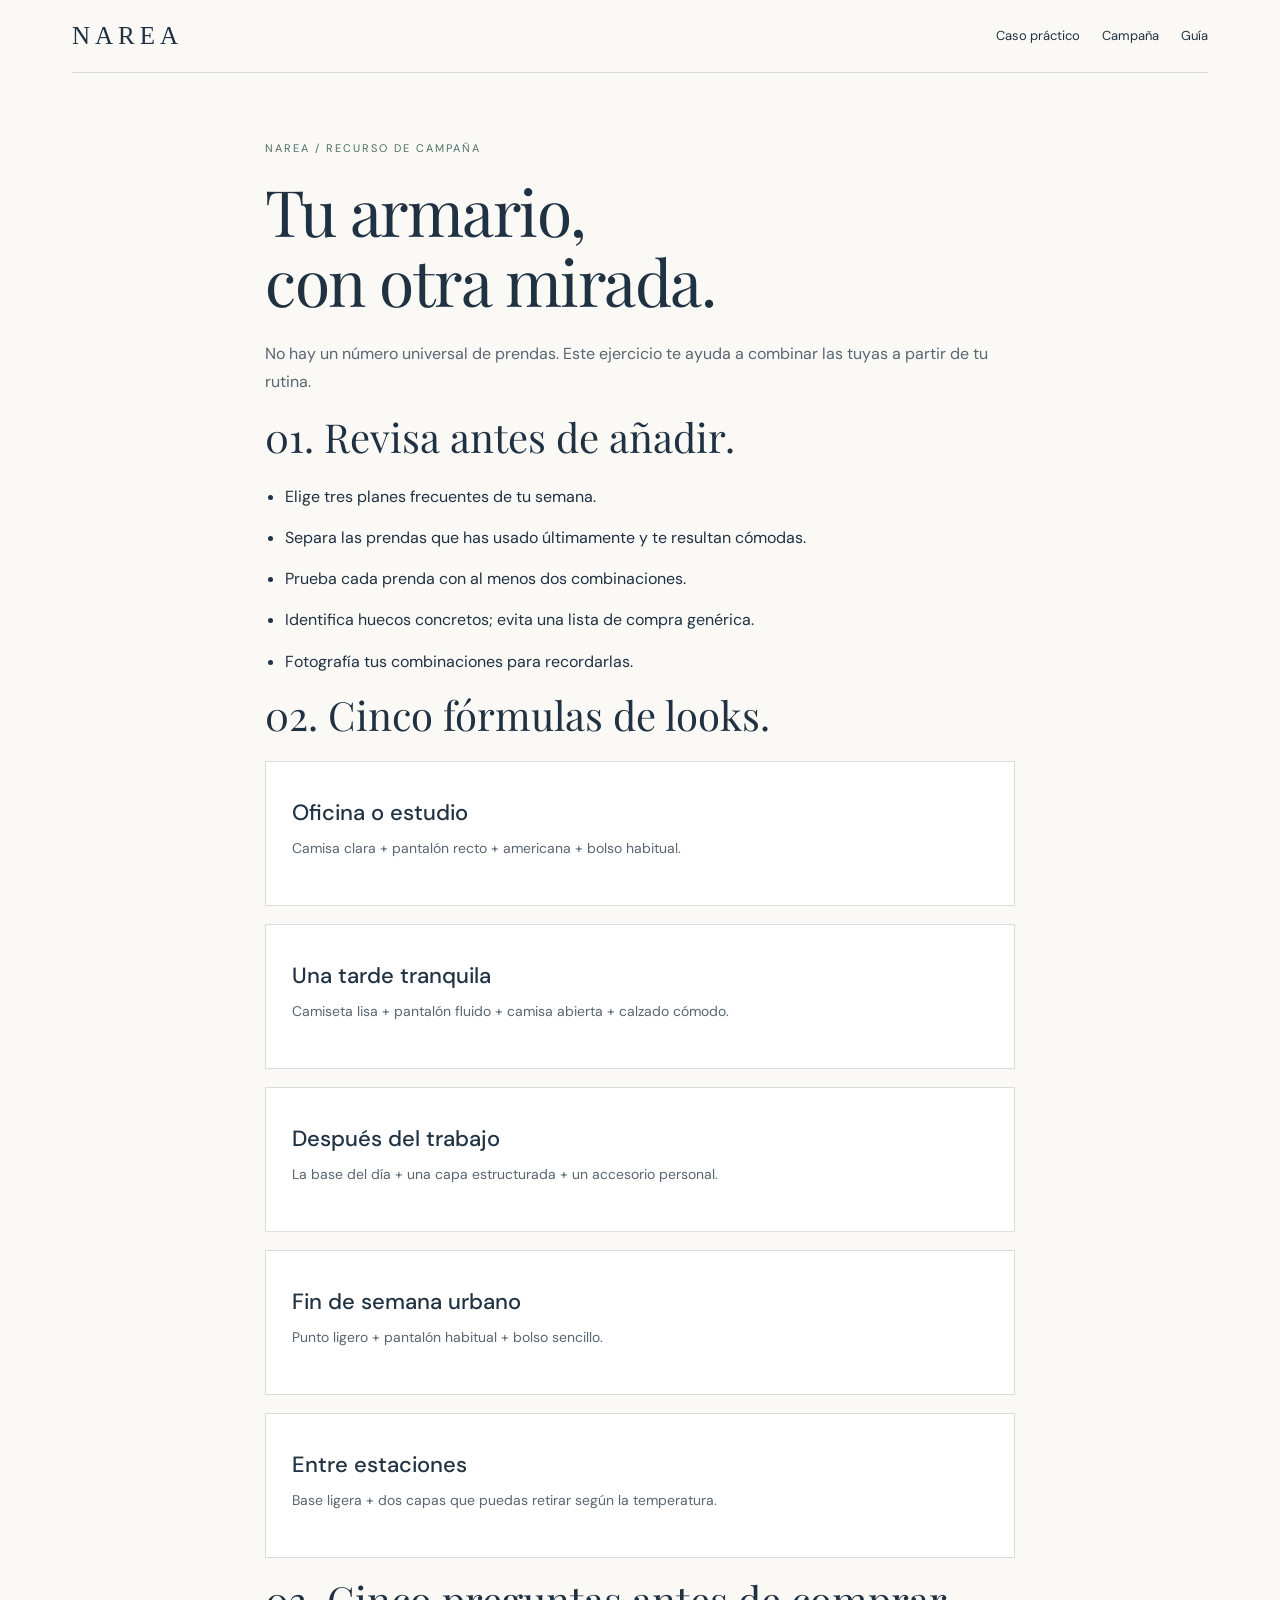
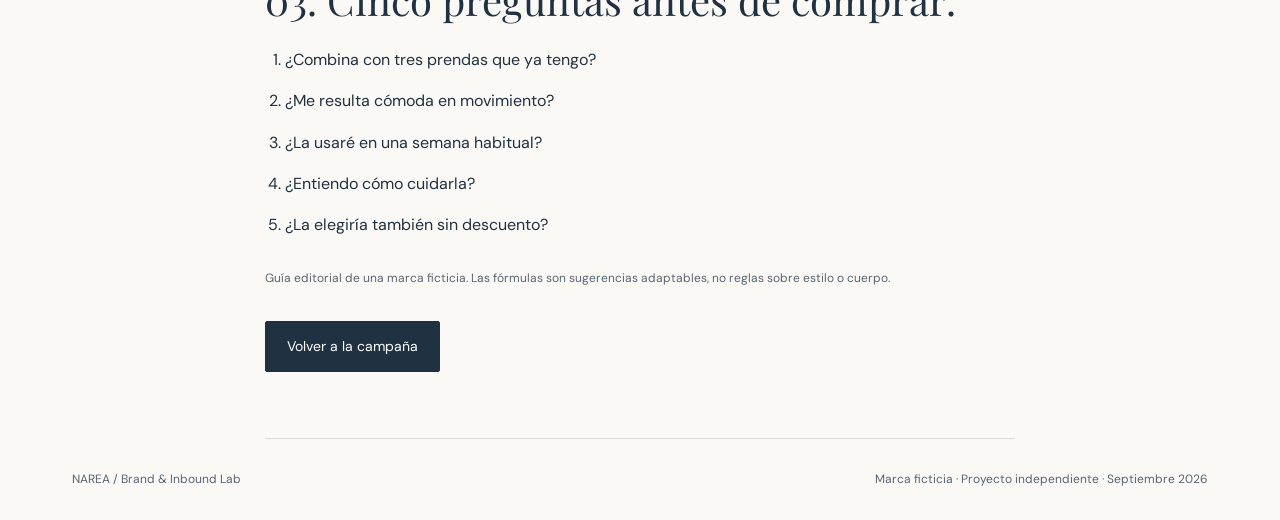
<file: narea-guia.html>
<!doctype html><html lang="es"><head><meta charset="utf-8"><meta name="viewport" content="width=device-width,initial-scale=1"><title>NAREA | Guía práctica</title><meta name="description" content="NAREA: caso práctico de estrategia inbound, contenidos y medición para una marca ficticia de moda."><link rel="stylesheet" href="narea-style.css"></head><body><div class="wrap"><nav><a class="brand" href="narea.html">NAREA</a><div class="links"><a href="narea.html">Caso práctico</a><a href="narea-landing.html">Campaña</a><a href="narea-guia.html">Guía</a></div></nav><section class="wide guide"><p class="label">NAREA / RECURSO DE CAMPAÑA</p><h1>Tu armario,<br>con otra mirada.</h1><p class="muted">No hay un número universal de prendas. Este ejercicio te ayuda a combinar las tuyas a partir de tu rutina.</p><h2>01. Revisa antes de añadir.</h2><ul class="checklist"><li>Elige tres planes frecuentes de tu semana.</li><li>Separa las prendas que has usado últimamente y te resultan cómodas.</li><li>Prueba cada prenda con al menos dos combinaciones.</li><li>Identifica huecos concretos; evita una lista de compra genérica.</li><li>Fotografía tus combinaciones para recordarlas.</li></ul><h2 id="formulas">02. Cinco fórmulas de looks.</h2><div class="card"><h3>Oficina o estudio</h3><p>Camisa clara + pantalón recto + americana + bolso habitual.</p></div><div class="card"><h3>Una tarde tranquila</h3><p>Camiseta lisa + pantalón fluido + camisa abierta + calzado cómodo.</p></div><div class="card"><h3>Después del trabajo</h3><p>La base del día + una capa estructurada + un accesorio personal.</p></div><div class="card"><h3>Fin de semana urbano</h3><p>Punto ligero + pantalón habitual + bolso sencillo.</p></div><div class="card"><h3>Entre estaciones</h3><p>Base ligera + dos capas que puedas retirar según la temperatura.</p></div><h2>03. Cinco preguntas antes de comprar.</h2><ol class="checklist"><li>¿Combina con tres prendas que ya tengo?</li><li>¿Me resulta cómoda en movimiento?</li><li>¿La usaré en una semana habitual?</li><li>¿Entiendo cómo cuidarla?</li><li>¿La elegiría también sin descuento?</li></ol><p class="note">Guía editorial de una marca ficticia. Las fórmulas son sugerencias adaptables, no reglas sobre estilo o cuerpo.</p><a class="btn" href="narea-landing.html">Volver a la campaña</a></section><footer><span>NAREA / Brand & Inbound Lab</span><span>Marca ficticia · Proyecto independiente · Septiembre 2026</span></footer></div></body></html>
</file>
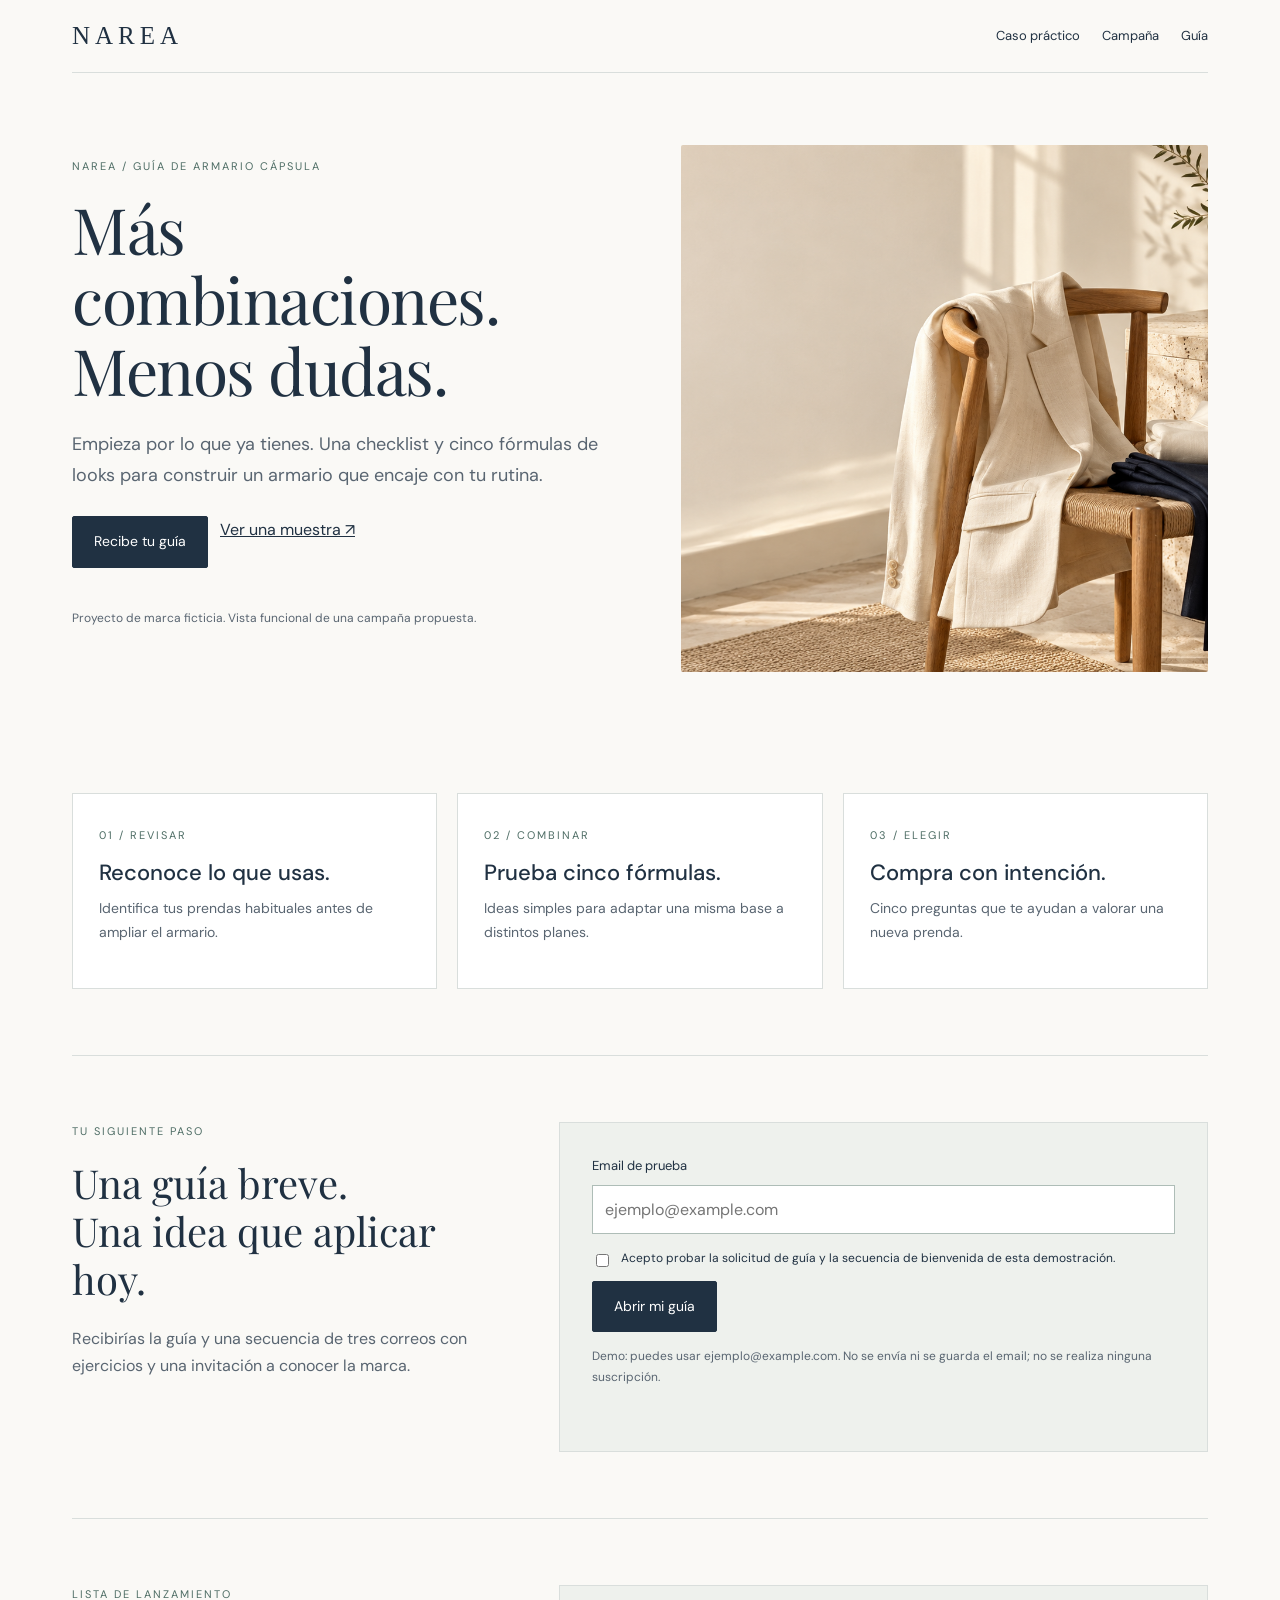
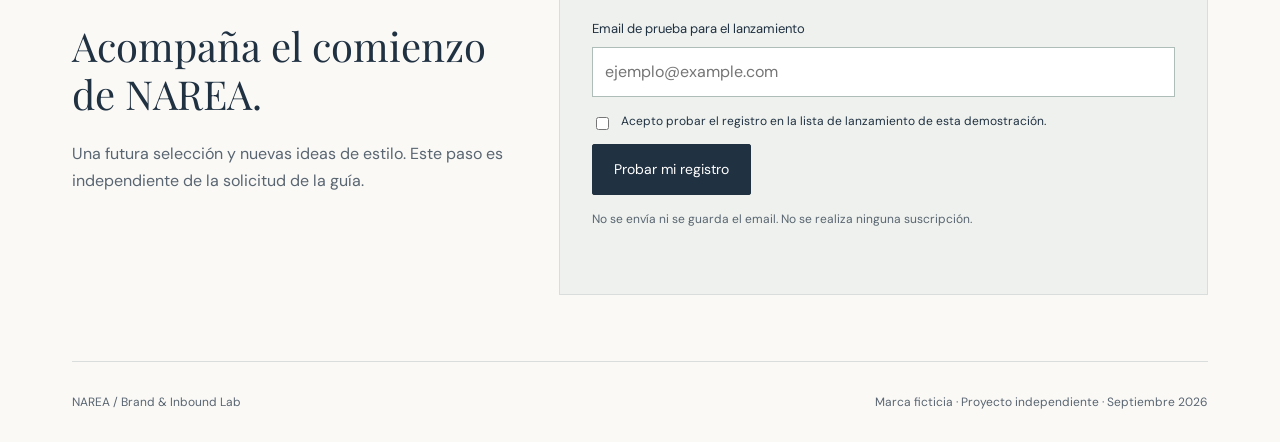
<file: narea-landing.html>
<!doctype html><html lang="es"><head><meta charset="utf-8"><meta name="viewport" content="width=device-width,initial-scale=1"><title>NAREA | Guía de armario cápsula</title><meta name="description" content="NAREA: caso práctico de estrategia inbound, contenidos y medición para una marca ficticia de moda."><link rel="stylesheet" href="narea-style.css"></head><body><div class="wrap"><nav><a class="brand" href="narea.html">NAREA</a><div class="links"><a href="narea.html">Caso práctico</a><a href="narea-landing.html">Campaña</a><a href="narea-guia.html">Guía</a></div></nav><header class="hero"><div><p class="label">NAREA / GUÍA DE ARMARIO CÁPSULA</p><h1>Más combinaciones.<br>Menos dudas.</h1><p class="intro">Empieza por lo que ya tienes. Una checklist y cinco fórmulas de looks para construir un armario que encaje con tu rutina.</p><div class="actions"><a class="btn" href="#registro">Recibe tu guía</a><a href="narea-guia.html">Ver una muestra ↗</a></div><p class="note">Proyecto de marca ficticia. Vista funcional de una campaña propuesta.</p></div><img src="narea-hero.png" alt="Camisa, americana y accesorios en tonos neutros"></header><section><div class="grid"><article class="card"><span class="label">01 / REVISAR</span><h3>Reconoce lo que usas.</h3><p>Identifica tus prendas habituales antes de ampliar el armario.</p></article><article class="card"><span class="label">02 / COMBINAR</span><h3>Prueba cinco fórmulas.</h3><p>Ideas simples para adaptar una misma base a distintos planes.</p></article><article class="card"><span class="label">03 / ELEGIR</span><h3>Compra con intención.</h3><p>Cinco preguntas que te ayudan a valorar una nueva prenda.</p></article></div></section><section id="registro"><div class="split"><div><p class="label">TU SIGUIENTE PASO</p><h2>Una guía breve.<br>Una idea que aplicar hoy.</h2><p class="muted">Recibirías la guía y una secuencia de tres correos con ejercicios y una invitación a conocer la marca.</p></div><form class="form" id="demoform"><label for="email">Email de prueba</label><input id="email" type="email" placeholder="ejemplo@example.com" required autocomplete="off"><div class="check"><input id="consent" type="checkbox" required><label for="consent">Acepto probar la solicitud de guía y la secuencia de bienvenida de esta demostración.</label></div><button class="btn" type="submit">Abrir mi guía</button><p class="note">Demo: puedes usar ejemplo@example.com. No se envía ni se guarda el email; no se realiza ninguna suscripción.</p><div id="confirmation" role="status" hidden class="message">Solicitud de prueba completada. <a href="narea-guia.html">Abre tu guía de armario cápsula ↗</a></div></form></div></section><script>document.getElementById('demoform').addEventListener('submit',e=>{e.preventDefault();if(!e.target.checkValidity())return;document.getElementById('confirmation').hidden=false;document.getElementById('email').value='';document.getElementById('consent').checked=false})</script><section id="lanzamiento"><div class="split"><div><p class="label">LISTA DE LANZAMIENTO</p><h2>Acompaña el comienzo<br>de NAREA.</h2><p class="muted">Una futura selección y nuevas ideas de estilo. Este paso es independiente de la solicitud de la guía.</p></div><form class="form" id="launchform"><label for="launchemail">Email de prueba para el lanzamiento</label><input id="launchemail" type="email" placeholder="ejemplo@example.com" required autocomplete="off"><div class="check"><input id="launchconsent" type="checkbox" required><label for="launchconsent">Acepto probar el registro en la lista de lanzamiento de esta demostración.</label></div><button class="btn" type="submit">Probar mi registro</button><p class="note">No se envía ni se guarda el email. No se realiza ninguna suscripción.</p><div id="launchconfirmation" role="status" hidden class="message">Registro de prueba completado. En una campaña activa recibirías la confirmación de tu solicitud.</div></form></div></section><script>document.getElementById('launchform').addEventListener('submit',e=>{e.preventDefault();if(!e.target.checkValidity())return;document.getElementById('launchconfirmation').hidden=false;document.getElementById('launchemail').value='';document.getElementById('launchconsent').checked=false})</script><footer><span>NAREA / Brand & Inbound Lab</span><span>Marca ficticia · Proyecto independiente · Septiembre 2026</span></footer></div></body></html>
</file>
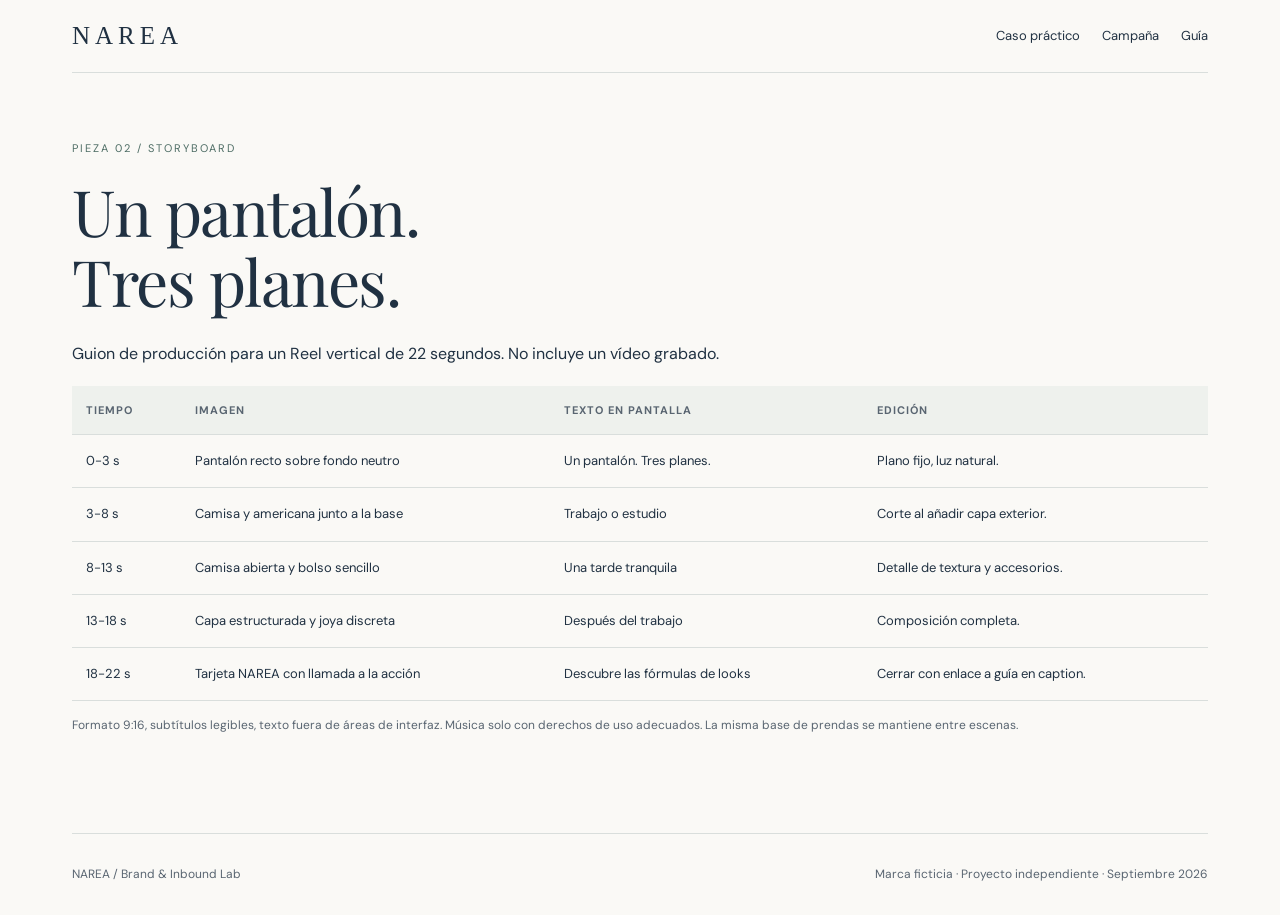
<file: narea-reel.html>
<!doctype html><html lang="es"><head><meta charset="utf-8"><meta name="viewport" content="width=device-width,initial-scale=1"><title>NAREA | Storyboard Reel</title><meta name="description" content="NAREA: caso práctico de estrategia inbound, contenidos y medición para una marca ficticia de moda."><link rel="stylesheet" href="narea-style.css"></head><body><div class="wrap"><nav><a class="brand" href="narea.html">NAREA</a><div class="links"><a href="narea.html">Caso práctico</a><a href="narea-landing.html">Campaña</a><a href="narea-guia.html">Guía</a></div></nav><section><p class="label">PIEZA 02 / STORYBOARD</p><h1>Un pantalón.<br>Tres planes.</h1><p>Guion de producción para un Reel vertical de 22 segundos. No incluye un vídeo grabado.</p><div class="table-wrap"><table><thead><tr><th>Tiempo</th><th>Imagen</th><th>Texto en pantalla</th><th>Edición</th></tr></thead><tbody><tr><td>0-3 s</td><td>Pantalón recto sobre fondo neutro</td><td>Un pantalón. Tres planes.</td><td>Plano fijo, luz natural.</td></tr><tr><td>3-8 s</td><td>Camisa y americana junto a la base</td><td>Trabajo o estudio</td><td>Corte al añadir capa exterior.</td></tr><tr><td>8-13 s</td><td>Camisa abierta y bolso sencillo</td><td>Una tarde tranquila</td><td>Detalle de textura y accesorios.</td></tr><tr><td>13-18 s</td><td>Capa estructurada y joya discreta</td><td>Después del trabajo</td><td>Composición completa.</td></tr><tr><td>18-22 s</td><td>Tarjeta NAREA con llamada a la acción</td><td>Descubre las fórmulas de looks</td><td>Cerrar con enlace a guía en caption.</td></tr></tbody></table></div><p class="note">Formato 9:16, subtítulos legibles, texto fuera de áreas de interfaz. Música solo con derechos de uso adecuados. La misma base de prendas se mantiene entre escenas.</p></section><footer><span>NAREA / Brand & Inbound Lab</span><span>Marca ficticia · Proyecto independiente · Septiembre 2026</span></footer></div></body></html>
</file>
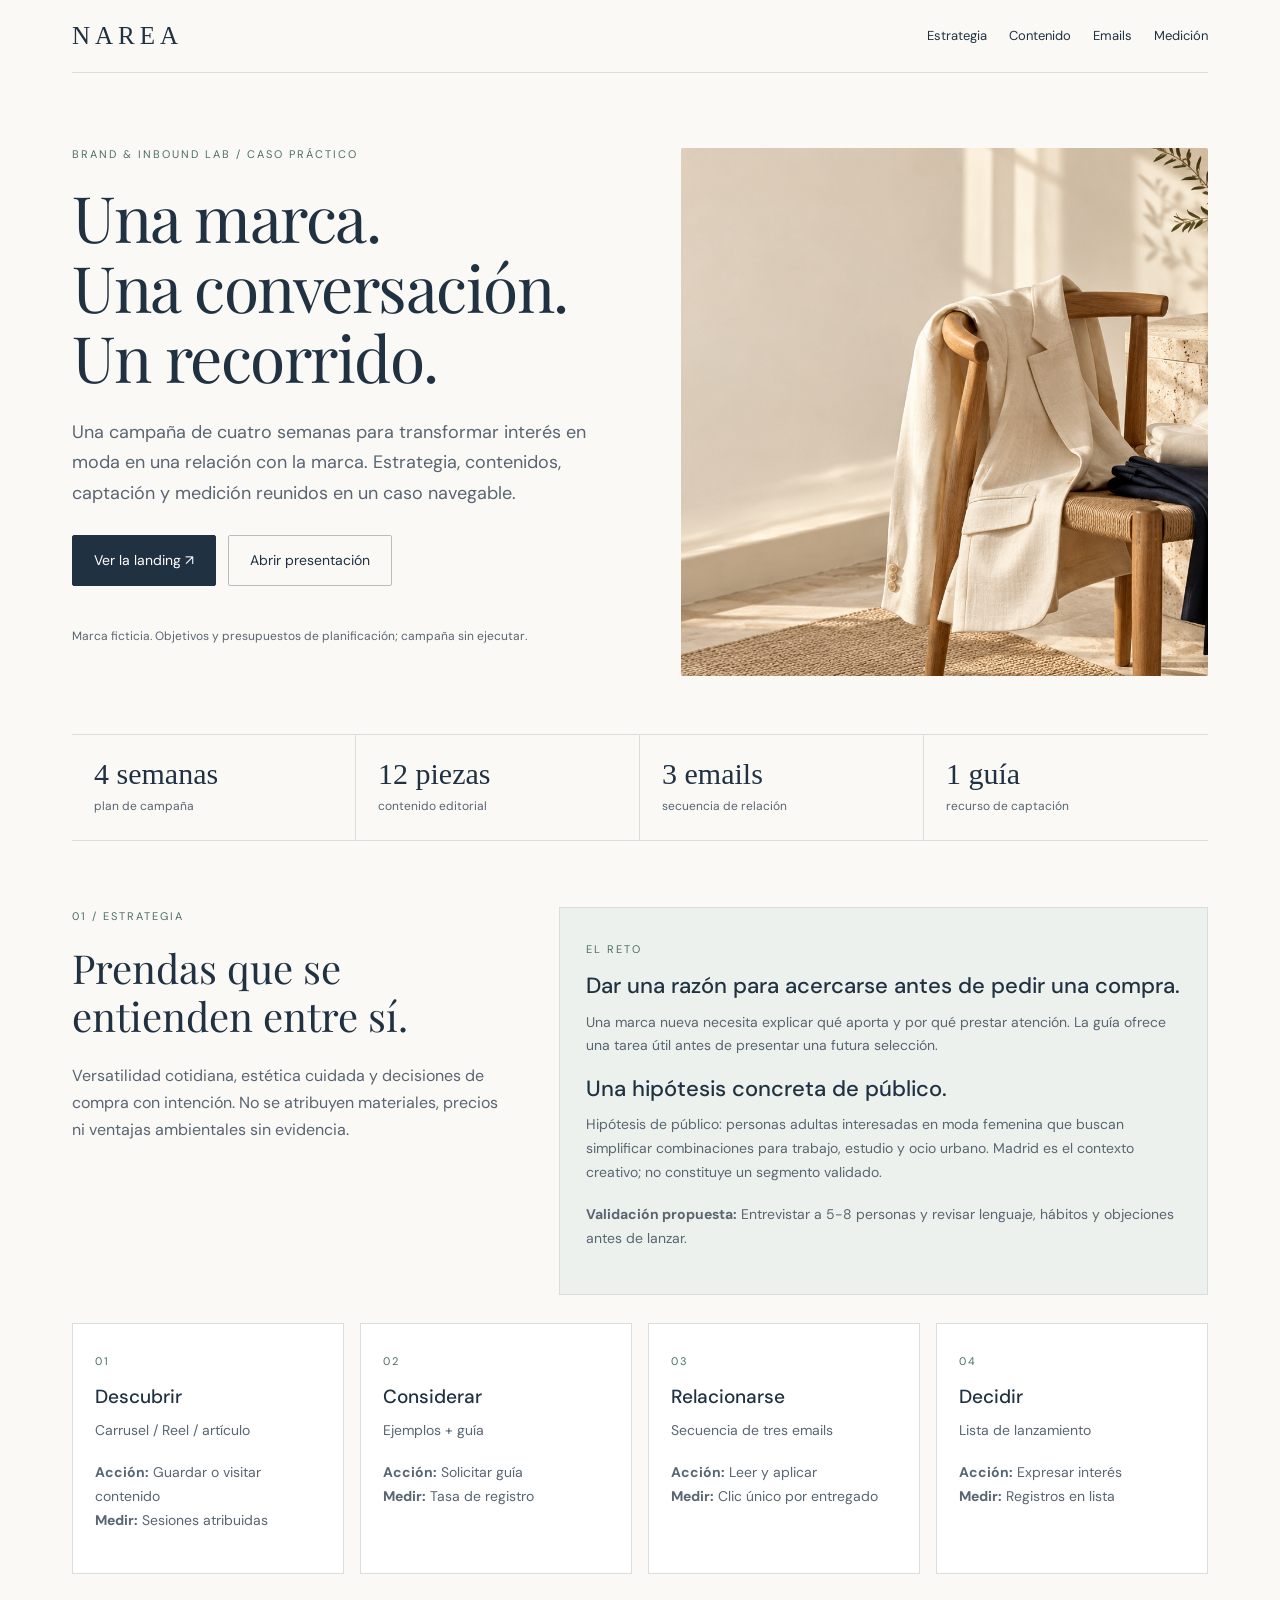
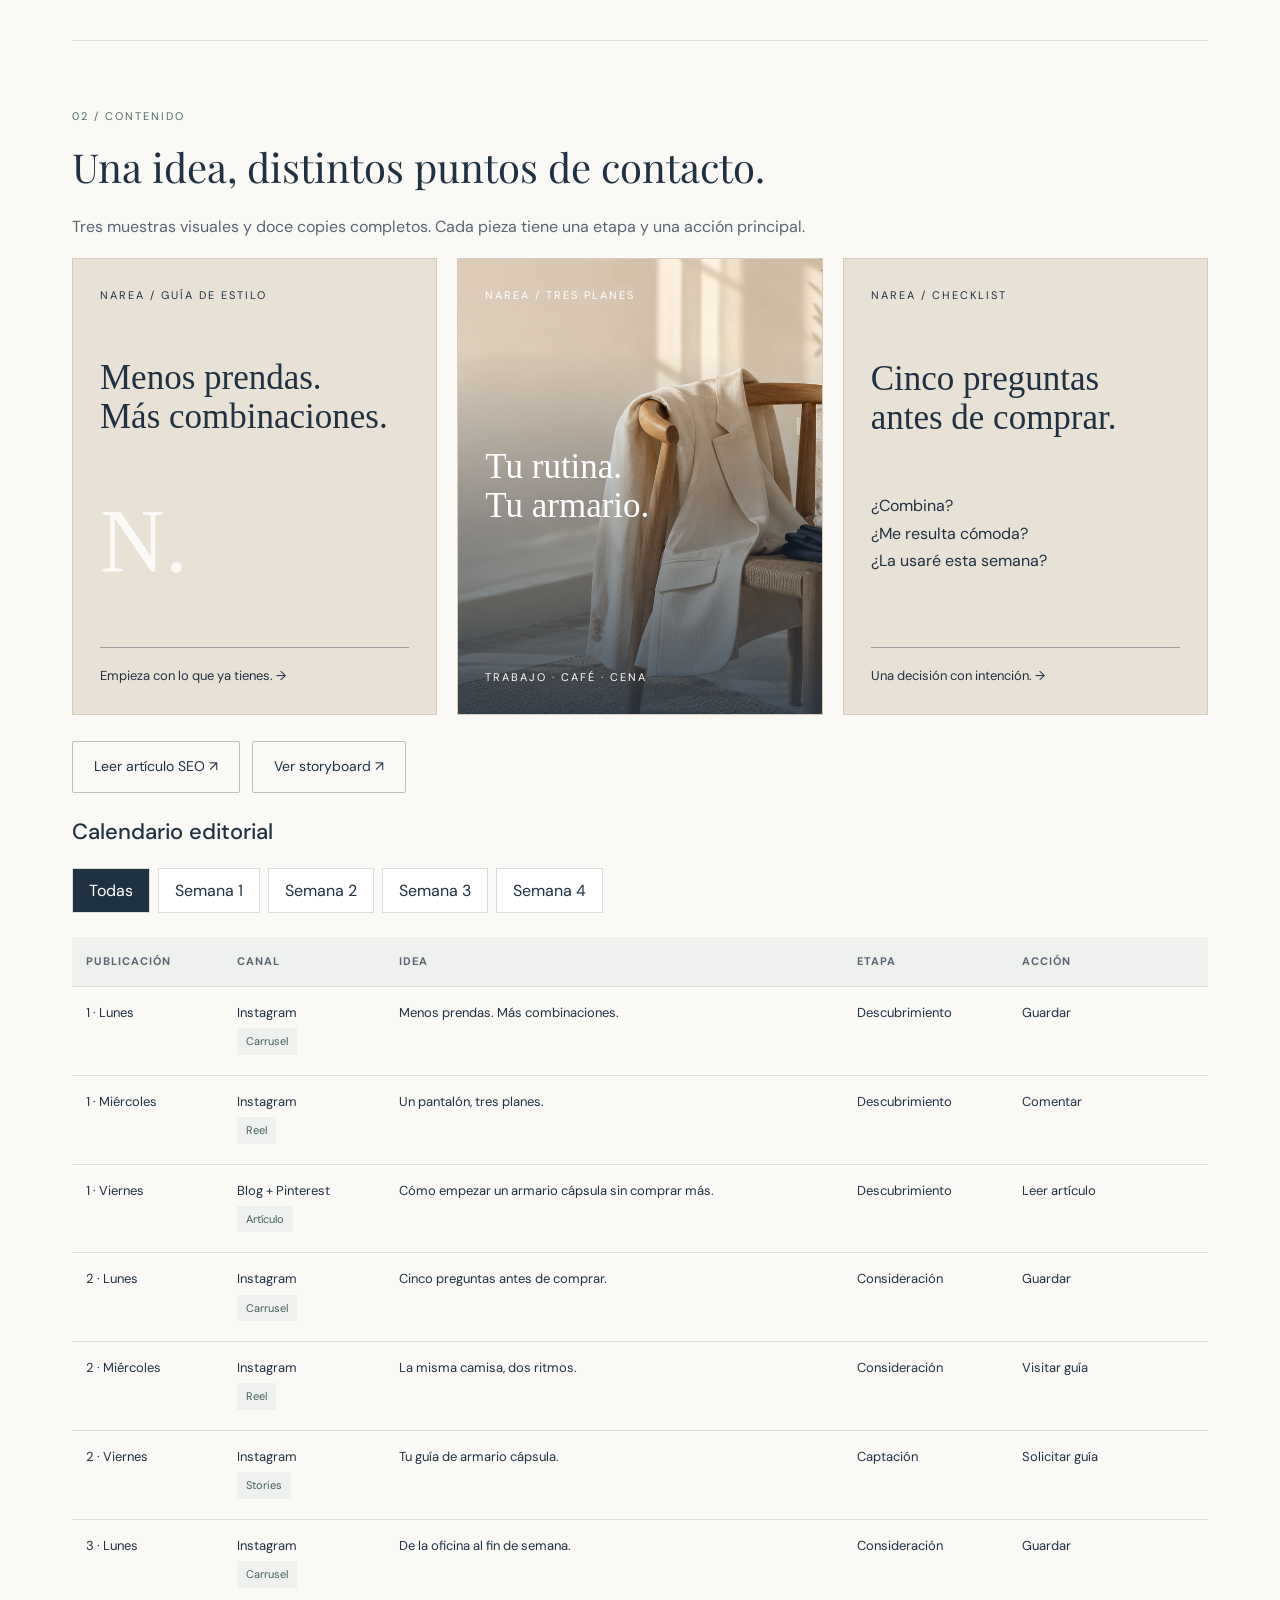
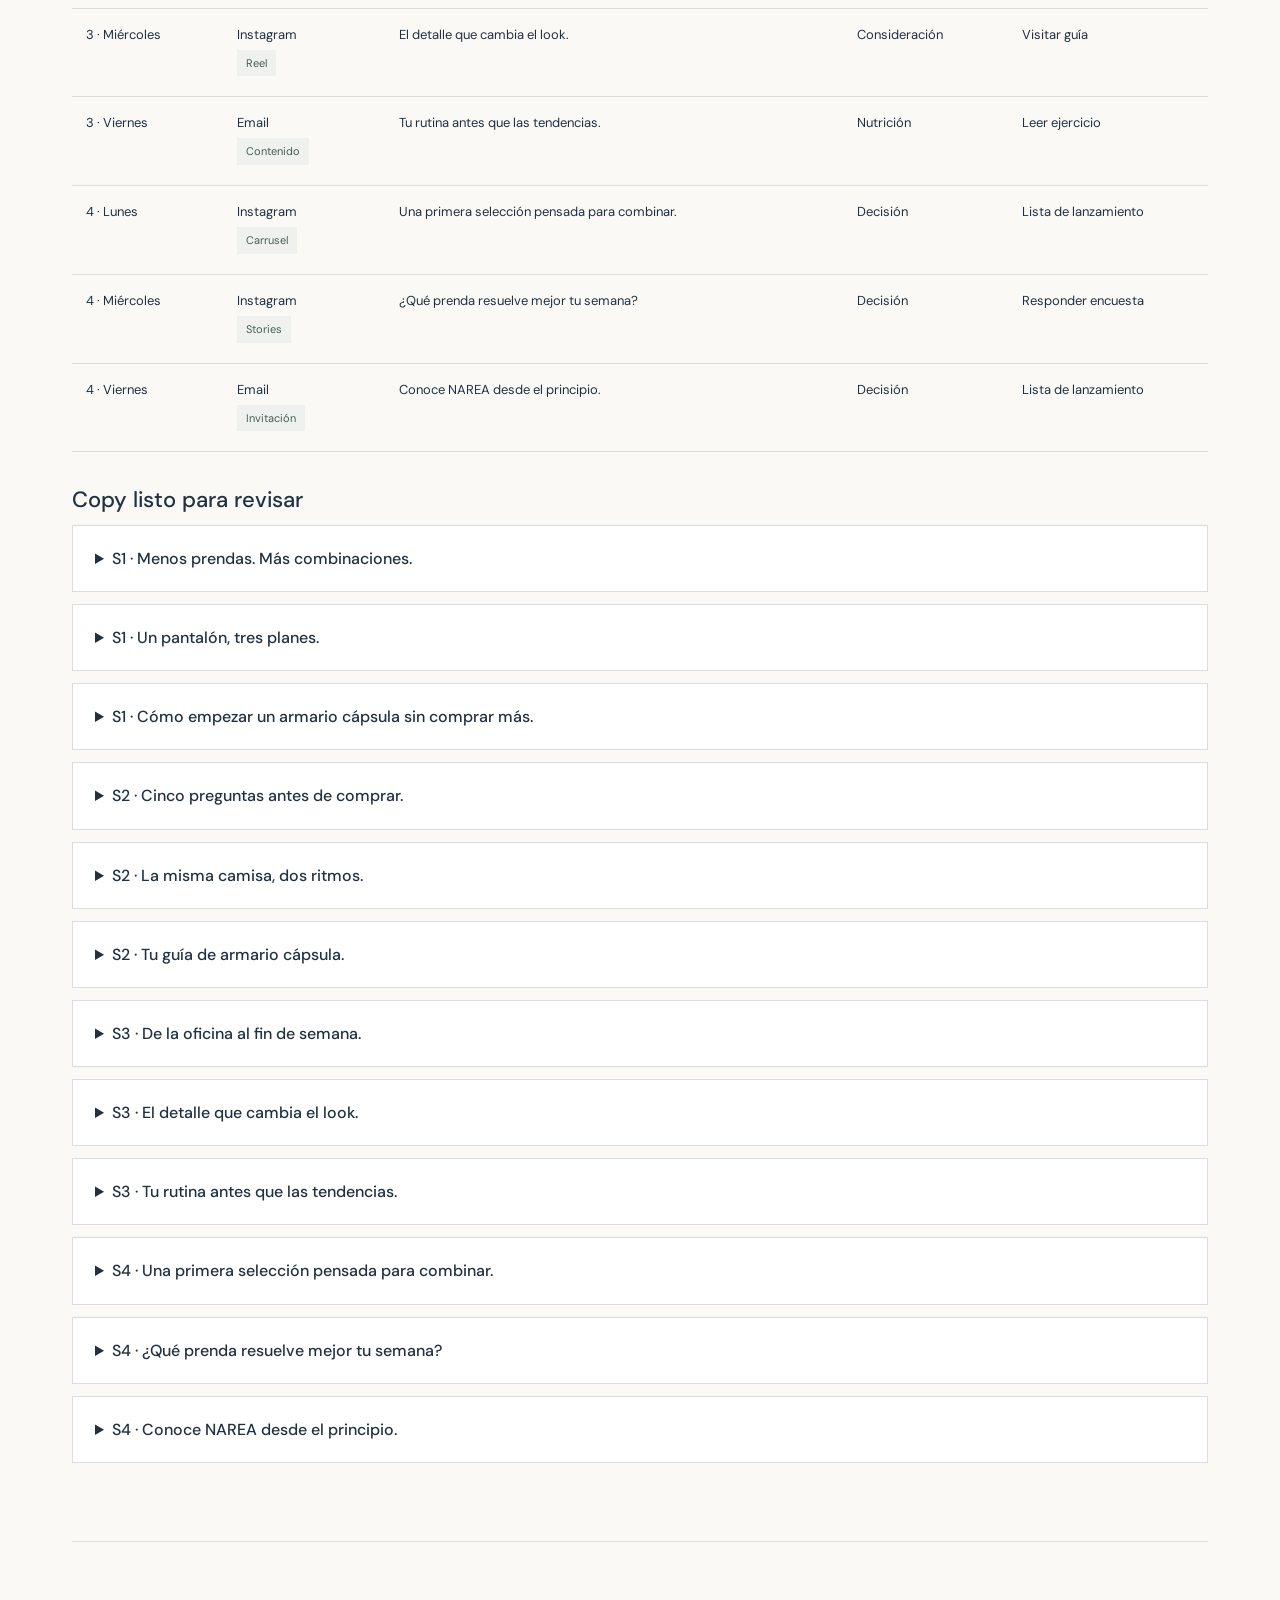
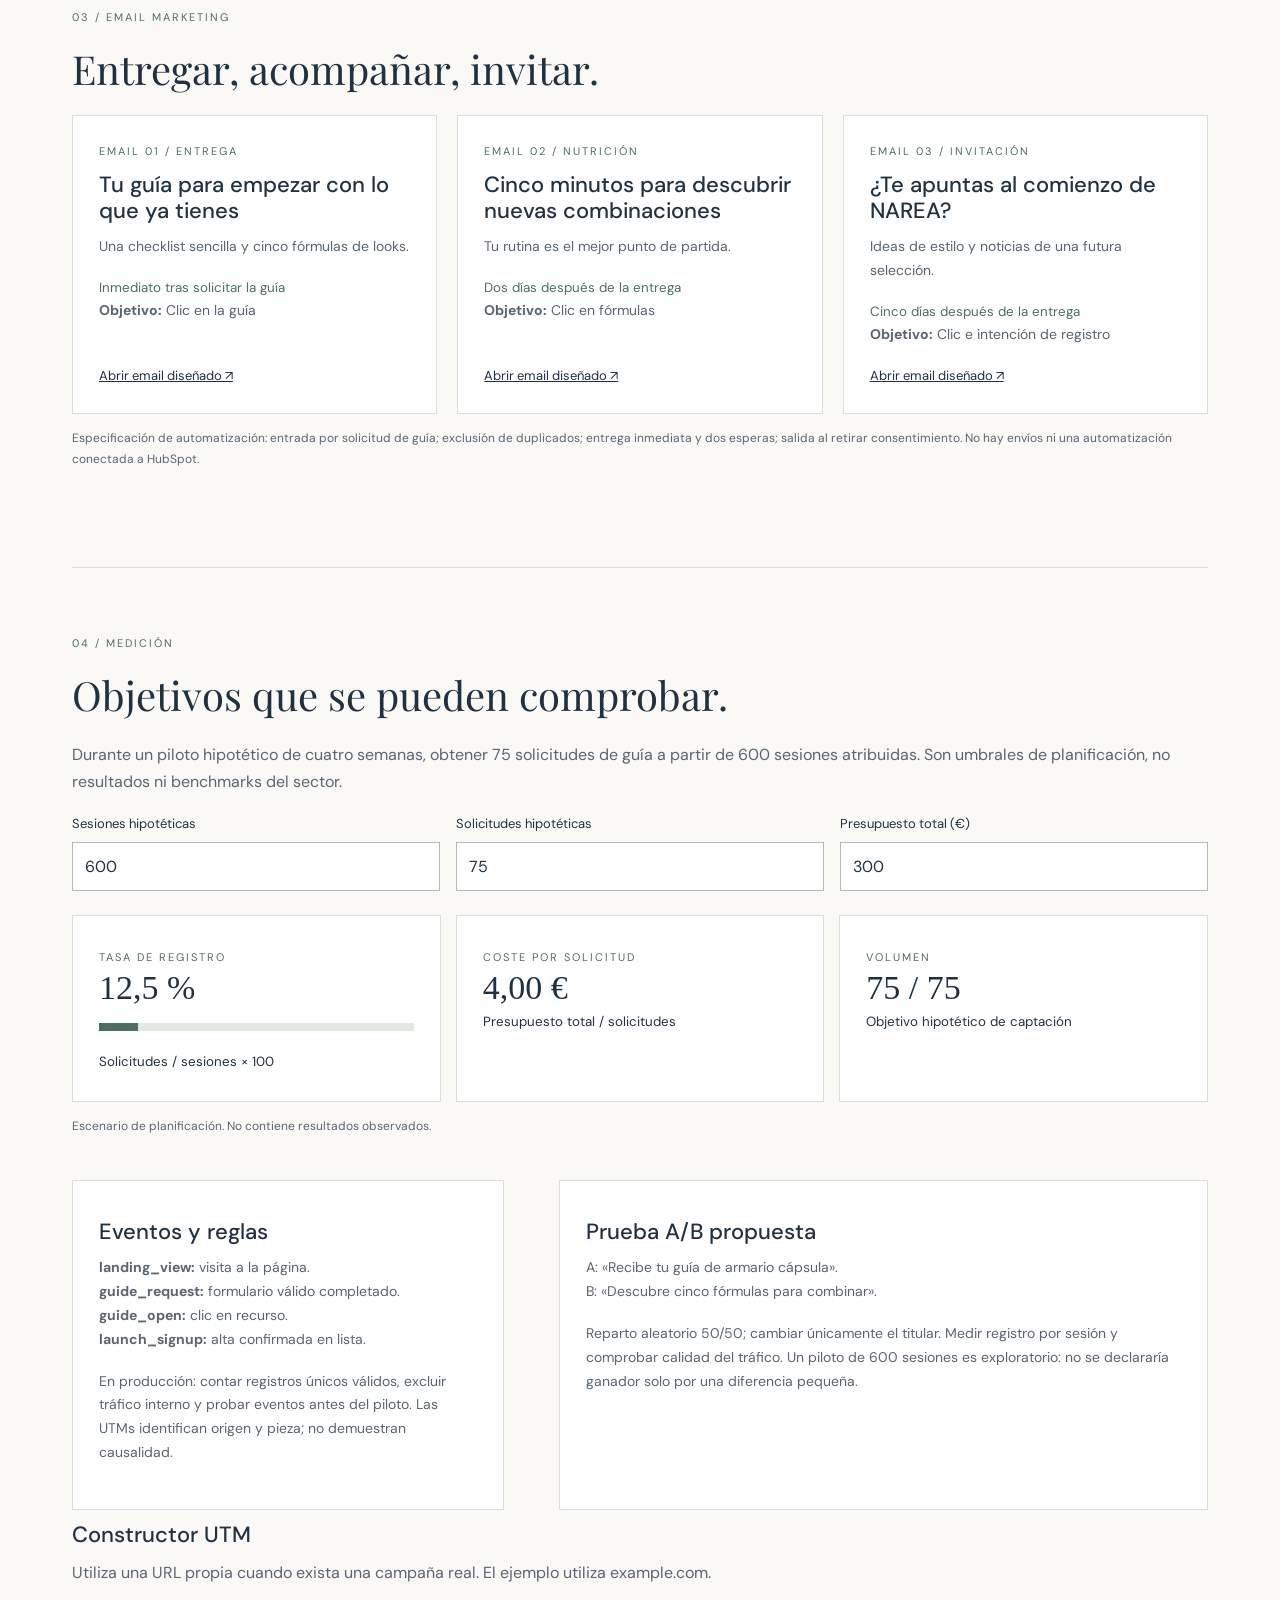
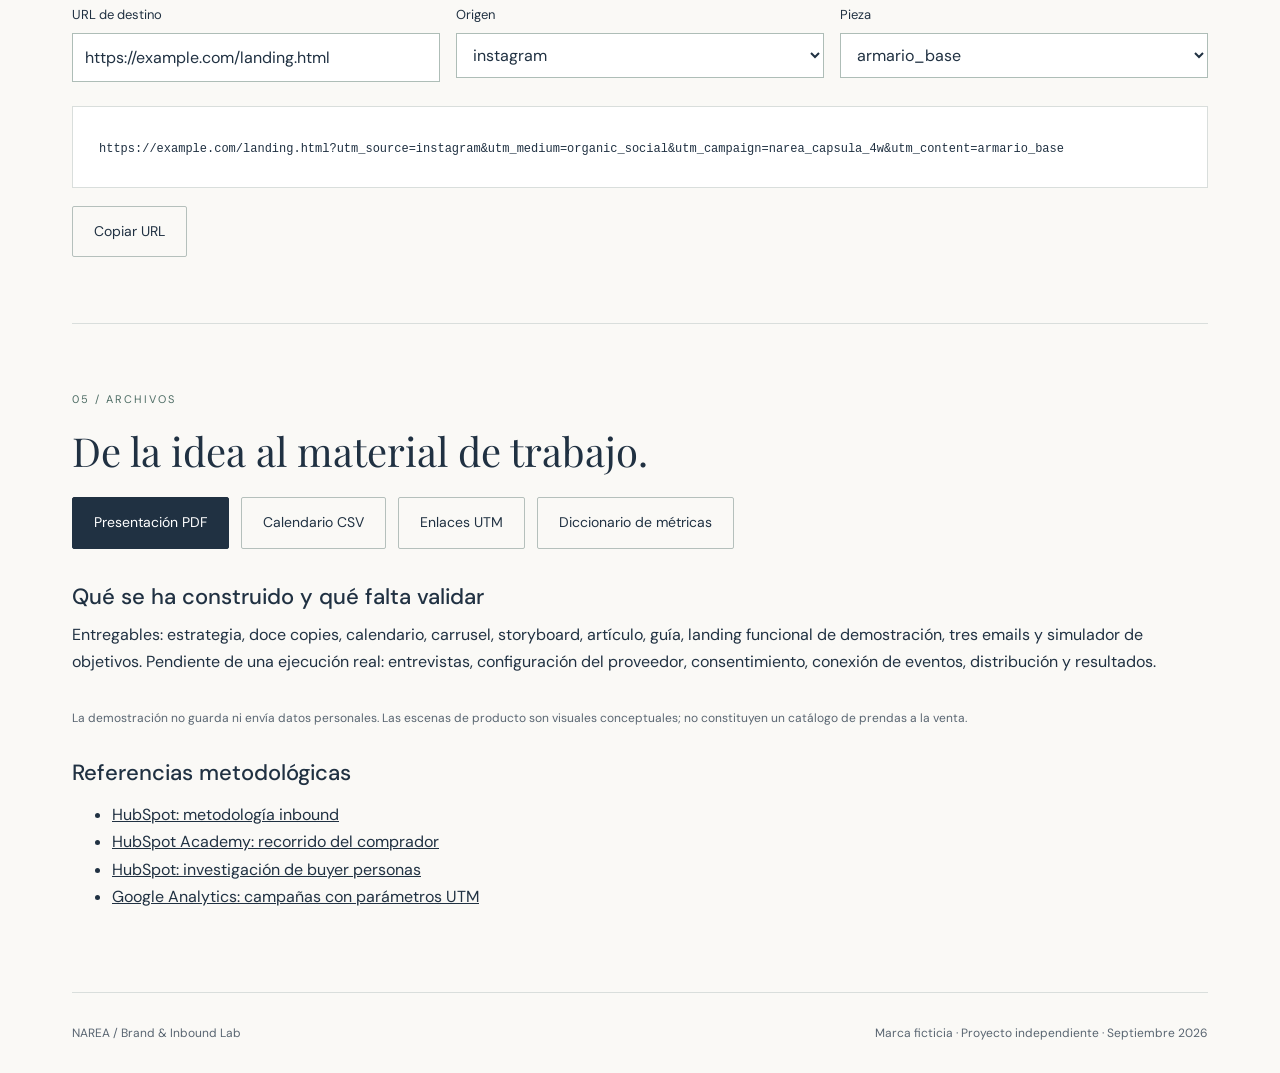
<file: narea.html>
<!doctype html><html lang="es"><head><meta charset="utf-8"><meta name="viewport" content="width=device-width,initial-scale=1"><title>NAREA | Brand &amp; Inbound Lab</title><meta name="description" content="NAREA: caso práctico de estrategia inbound, contenidos y medición para una marca ficticia de moda."><link rel="stylesheet" href="narea-style.css"></head><body><div class="wrap"><nav><a class="brand" href="narea.html">NAREA</a><div class="links"><a href="#estrategia">Estrategia</a><a href="#contenido">Contenido</a><a href="#emails">Emails</a><a href="#medicion">Medición</a></div></nav><header class="hero"><div><p class="label">BRAND & INBOUND LAB / CASO PRÁCTICO</p><h1>Una marca.<br>Una conversación.<br>Un recorrido.</h1><p class="intro">Una campaña de cuatro semanas para transformar interés en moda en una relación con la marca. Estrategia, contenidos, captación y medición reunidos en un caso navegable.</p><div class="actions"><a class="btn" href="narea-landing.html">Ver la landing ↗</a><a class="btn secondary" href="narea-NAREA-Brand-Inbound-Lab.pdf">Abrir presentación</a></div><p class="note">Marca ficticia. Objetivos y presupuestos de planificación; campaña sin ejecutar.</p></div><img src="narea-hero.png" alt="Composición editorial de prendas neutras para un armario cápsula"></header>
<div class="stats"><div><strong>4 semanas</strong><span>plan de campaña</span></div><div><strong>12 piezas</strong><span>contenido editorial</span></div><div><strong>3 emails</strong><span>secuencia de relación</span></div><div><strong>1 guía</strong><span>recurso de captación</span></div></div>
<section id="estrategia"><div class="split"><div><p class="label">01 / ESTRATEGIA</p><h2>Prendas que se<br>entienden entre sí.</h2><p class="muted">Versatilidad cotidiana, estética cuidada y decisiones de compra con intención. No se atribuyen materiales, precios ni ventajas ambientales sin evidencia.</p></div><div class="card tint"><span class="label">EL RETO</span><h3>Dar una razón para acercarse antes de pedir una compra.</h3><p>Una marca nueva necesita explicar qué aporta y por qué prestar atención. La guía ofrece una tarea útil antes de presentar una futura selección.</p><h3>Una hipótesis concreta de público.</h3><p>Hipótesis de público: personas adultas interesadas en moda femenina que buscan simplificar combinaciones para trabajo, estudio y ocio urbano. Madrid es el contexto creativo; no constituye un segmento validado.</p><p><b>Validación propuesta:</b> Entrevistar a 5-8 personas y revisar lenguaje, hábitos y objeciones antes de lanzar.</p></div></div><div class="journey"><article class="card"><span class="label">01</span><h3>Descubrir</h3><p>Carrusel / Reel / artículo</p><p><b>Acción:</b> Guardar o visitar contenido<br><b>Medir:</b> Sesiones atribuidas</p></article><article class="card"><span class="label">02</span><h3>Considerar</h3><p>Ejemplos + guía</p><p><b>Acción:</b> Solicitar guía<br><b>Medir:</b> Tasa de registro</p></article><article class="card"><span class="label">03</span><h3>Relacionarse</h3><p>Secuencia de tres emails</p><p><b>Acción:</b> Leer y aplicar<br><b>Medir:</b> Clic único por entregado</p></article><article class="card"><span class="label">04</span><h3>Decidir</h3><p>Lista de lanzamiento</p><p><b>Acción:</b> Expresar interés<br><b>Medir:</b> Registros en lista</p></article></div></section>
<section id="contenido"><p class="label">02 / CONTENIDO</p><h2>Una idea, distintos puntos de contacto.</h2><p class="muted">Tres muestras visuales y doce copies completos. Cada pieza tiene una etapa y una acción principal.</p><div class="creative-grid"><div class="creative"><small>NAREA / GUÍA DE ESTILO</small><strong>Menos prendas.<br>Más combinaciones.</strong><div class="n">N.</div><div class="rule">Empieza con lo que ya tienes. →</div><a href="narea-carrusel.html" aria-label="Abrir carrusel de cinco láminas"></a></div><div class="creative photo"><small>NAREA / TRES PLANES</small><strong>Tu rutina.<br>Tu armario.</strong><small>TRABAJO · CAFÉ · CENA</small><a href="narea-reel.html" aria-label="Abrir storyboard del Reel"></a></div><div class="creative"><small>NAREA / CHECKLIST</small><strong>Cinco preguntas<br>antes de comprar.</strong><p>¿Combina?<br>¿Me resulta cómoda?<br>¿La usaré esta semana?</p><div class="rule">Una decisión con intención. →</div><a href="narea-carrusel.html#preguntas" aria-label="Abrir las preguntas del carrusel"></a></div></div><div class="actions"><a class="btn secondary" href="narea-articulo.html">Leer artículo SEO ↗</a><a class="btn secondary" href="narea-reel.html">Ver storyboard ↗</a></div>
<h3>Calendario editorial</h3><div class="filter" aria-label="Filtrar por semana"><button class="active" data-filter="all">Todas</button><button data-filter="1">Semana 1</button><button data-filter="2">Semana 2</button><button data-filter="3">Semana 3</button><button data-filter="4">Semana 4</button></div><div class="table-wrap"><table><thead><tr><th>Publicación</th><th>Canal</th><th>Idea</th><th>Etapa</th><th>Acción</th></tr></thead><tbody><tr data-week="1"><td>1 · Lunes</td><td>Instagram<br><span class="tag">Carrusel</span></td><td>Menos prendas. Más combinaciones.</td><td>Descubrimiento</td><td>Guardar</td></tr><tr data-week="1"><td>1 · Miércoles</td><td>Instagram<br><span class="tag">Reel</span></td><td>Un pantalón, tres planes.</td><td>Descubrimiento</td><td>Comentar</td></tr><tr data-week="1"><td>1 · Viernes</td><td>Blog + Pinterest<br><span class="tag">Artículo</span></td><td>Cómo empezar un armario cápsula sin comprar más.</td><td>Descubrimiento</td><td>Leer artículo</td></tr><tr data-week="2"><td>2 · Lunes</td><td>Instagram<br><span class="tag">Carrusel</span></td><td>Cinco preguntas antes de comprar.</td><td>Consideración</td><td>Guardar</td></tr><tr data-week="2"><td>2 · Miércoles</td><td>Instagram<br><span class="tag">Reel</span></td><td>La misma camisa, dos ritmos.</td><td>Consideración</td><td>Visitar guía</td></tr><tr data-week="2"><td>2 · Viernes</td><td>Instagram<br><span class="tag">Stories</span></td><td>Tu guía de armario cápsula.</td><td>Captación</td><td>Solicitar guía</td></tr><tr data-week="3"><td>3 · Lunes</td><td>Instagram<br><span class="tag">Carrusel</span></td><td>De la oficina al fin de semana.</td><td>Consideración</td><td>Guardar</td></tr><tr data-week="3"><td>3 · Miércoles</td><td>Instagram<br><span class="tag">Reel</span></td><td>El detalle que cambia el look.</td><td>Consideración</td><td>Visitar guía</td></tr><tr data-week="3"><td>3 · Viernes</td><td>Email<br><span class="tag">Contenido</span></td><td>Tu rutina antes que las tendencias.</td><td>Nutrición</td><td>Leer ejercicio</td></tr><tr data-week="4"><td>4 · Lunes</td><td>Instagram<br><span class="tag">Carrusel</span></td><td>Una primera selección pensada para combinar.</td><td>Decisión</td><td>Lista de lanzamiento</td></tr><tr data-week="4"><td>4 · Miércoles</td><td>Instagram<br><span class="tag">Stories</span></td><td>¿Qué prenda resuelve mejor tu semana?</td><td>Decisión</td><td>Responder encuesta</td></tr><tr data-week="4"><td>4 · Viernes</td><td>Email<br><span class="tag">Invitación</span></td><td>Conoce NAREA desde el principio.</td><td>Decisión</td><td>Lista de lanzamiento</td></tr></tbody></table></div><h3 style="margin-top:35px">Copy listo para revisar</h3><details><summary>S1 · Menos prendas. Más combinaciones.</summary><p>¿Tu armario está lleno y aun así no sabes qué ponerte? Empieza por las prendas que sí usas: una camisa, un pantalón y una capa exterior. Esta semana te enseñamos cómo convertir esa base en más looks. Guarda este carrusel para tu próxima revisión de armario.</p><span class="tag">Guardar</span><small>ID: armario_base</small></details><details><summary>S1 · Un pantalón, tres planes.</summary><p>Trabajo, café y cena. Un pantalón de corte recto puede acompañarte en los tres si cambias la capa exterior y los accesorios. ¿Qué combinación llevarías hoy? Cuéntanos tu elección.</p><span class="tag">Comentar</span><small>ID: tres_planes</small></details><details><summary>S1 · Cómo empezar un armario cápsula sin comprar más.</summary><p>Antes de añadir una prenda, prueba a combinar lo que ya tienes. Nuestra guía empieza con una revisión sencilla del armario y una lista de básicos adaptada a tu rutina. Lee el artículo y prepara tu propia lista.</p><span class="tag">Leer artículo</span><small>ID: guia_capsula</small></details><details><summary>S2 · Cinco preguntas antes de comprar.</summary><p>¿Combina con tres prendas que ya tengo? ¿Me resulta cómoda? ¿La usaré en mi semana habitual? ¿Sé cómo cuidarla? ¿La compraría sin descuento? Desliza, guarda y vuelve a estas preguntas antes de tu próxima compra.</p><span class="tag">Guardar</span><small>ID: cinco_preguntas</small></details><details><summary>S2 · La misma camisa, dos ritmos.</summary><p>Una camisa clara y dos maneras de llevarla: con pantalón fluido para el día, con una capa estructurada para la tarde. Elige la que encaje contigo. Descubre más combinaciones en nuestra guía.</p><span class="tag">Visitar guía</span><small>ID: misma_camisa</small></details><details><summary>S2 · Tu guía de armario cápsula.</summary><p>Hemos reunido una checklist y cinco fórmulas de looks para ayudarte a aprovechar tu armario. Solicita la guía y recibe ideas para combinar tus prendas con intención.</p><span class="tag">Solicitar guía</span><small>ID: checklist</small></details><details><summary>S3 · De la oficina al fin de semana.</summary><p>Una base sencilla cambia con pequeños detalles. Te proponemos tres fórmulas: camisa + recto + americana; punto + fluido + bolso; camiseta + recto + camisa abierta. ¿Cuál se parece más a tu semana?</p><span class="tag">Guardar</span><small>ID: semana_real</small></details><details><summary>S3 · El detalle que cambia el look.</summary><p>Prueba a cambiar una sola pieza: la capa exterior. Una americana define el conjunto; una camisa abierta lo hace más relajado. Mismo armario, otra sensación. Encuentra la checklist en el enlace de la bio.</p><span class="tag">Visitar guía</span><small>ID: capa_exterior</small></details><details><summary>S3 · Tu rutina antes que las tendencias.</summary><p>No todas necesitamos los mismos básicos. Revisa tus planes de la semana y elige tres prendas que puedas combinar entre sí. En el segundo email de la campaña encontrarás un ejercicio de cinco minutos para empezar.</p><span class="tag">Leer ejercicio</span><small>ID: rutina</small></details><details><summary>S4 · Una primera selección pensada para combinar.</summary><p>Estamos preparando la primera selección NAREA: siluetas sencillas y combinaciones para el día a día. Si quieres conocerla cuando esté lista, puedes apuntarte a la lista de lanzamiento.</p><span class="tag">Lista de lanzamiento</span><small>ID: primera_seleccion</small></details><details><summary>S4 · ¿Qué prenda resuelve mejor tu semana?</summary><p>Camisa clara o americana azul: ¿cuál eliges? Participa en la encuesta y consulta las fórmulas de looks de nuestra guía. Tus preferencias ayudarían a orientar una futura selección de contenidos.</p><span class="tag">Responder encuesta</span><small>ID: preferencias</small></details><details><summary>S4 · Conoce NAREA desde el principio.</summary><p>Si te gusta la idea de un armario más fácil de combinar, forma parte de nuestra lista de lanzamiento. Te avisaríamos cuando hubiera una colección disponible y compartiríamos ideas para llevarla.</p><span class="tag">Lista de lanzamiento</span><small>ID: lanzamiento</small></details></section>
<section id="emails"><p class="label">03 / EMAIL MARKETING</p><h2>Entregar, acompañar, invitar.</h2><div class="email-grid"><article class="card"><span class="label">EMAIL 01 / Entrega</span><h3>Tu guía para empezar con lo que ya tienes</h3><p>Una checklist sencilla y cinco fórmulas de looks.</p><small>Inmediato tras solicitar la guía</small><p><b>Objetivo:</b> Clic en la guía</p><a href="narea-email-01.html">Abrir email diseñado ↗</a></article><article class="card"><span class="label">EMAIL 02 / Nutrición</span><h3>Cinco minutos para descubrir nuevas combinaciones</h3><p>Tu rutina es el mejor punto de partida.</p><small>Dos días después de la entrega</small><p><b>Objetivo:</b> Clic en fórmulas</p><a href="narea-email-02.html">Abrir email diseñado ↗</a></article><article class="card"><span class="label">EMAIL 03 / Invitación</span><h3>¿Te apuntas al comienzo de NAREA?</h3><p>Ideas de estilo y noticias de una futura selección.</p><small>Cinco días después de la entrega</small><p><b>Objetivo:</b> Clic e intención de registro</p><a href="narea-email-03.html">Abrir email diseñado ↗</a></article></div><p class="note">Especificación de automatización: entrada por solicitud de guía; exclusión de duplicados; entrega inmediata y dos esperas; salida al retirar consentimiento. No hay envíos ni una automatización conectada a HubSpot.</p></section>
<section id="medicion"><p class="label">04 / MEDICIÓN</p><h2>Objetivos que se pueden comprobar.</h2><p class="muted">Durante un piloto hipotético de cuatro semanas, obtener 75 solicitudes de guía a partir de 600 sesiones atribuidas. Son umbrales de planificación, no resultados ni benchmarks del sector.</p><div class="controls"><div><label for="sessions">Sesiones hipotéticas</label><input id="sessions" type="number" min="0" step="1" value="600"></div><div><label for="leads">Solicitudes hipotéticas</label><input id="leads" type="number" min="0" step="1" value="75"></div><div><label for="spend">Presupuesto total (€)</label><input id="spend" type="number" min="0" step="1" value="300"></div></div><div class="metric-grid"><article class="card"><span class="label">TASA DE REGISTRO</span><strong id="cvr">12,5 %</strong><div class="bar"><span id="cvrbar" style="width:12.5%"></span></div><small>Solicitudes / sesiones × 100</small></article><article class="card"><span class="label">COSTE POR SOLICITUD</span><strong id="cpl">4,00 €</strong><small>Presupuesto total / solicitudes</small></article><article class="card"><span class="label">VOLUMEN</span><strong id="gap">75 / 75</strong><small>Objetivo hipotético de captación</small></article></div><p id="metricnote" class="note" aria-live="polite">Escenario de planificación. No contiene resultados observados.</p>
<div class="split" style="margin-top:30px"><div class="card"><h3>Eventos y reglas</h3><p><b>landing_view:</b> visita a la página.<br><b>guide_request:</b> formulario válido completado.<br><b>guide_open:</b> clic en recurso.<br><b>launch_signup:</b> alta confirmada en lista.</p><p>En producción: contar registros únicos válidos, excluir tráfico interno y probar eventos antes del piloto. Las UTMs identifican origen y pieza; no demuestran causalidad.</p></div><div class="card"><h3>Prueba A/B propuesta</h3><p>A: «Recibe tu guía de armario cápsula».<br>B: «Descubre cinco fórmulas para combinar».</p><p>Reparto aleatorio 50/50; cambiar únicamente el titular. Medir registro por sesión y comprobar calidad del tráfico. Un piloto de 600 sesiones es exploratorio: no se declararía ganador solo por una diferencia pequeña.</p></div></div>
<h3>Constructor UTM</h3><p class="muted">Utiliza una URL propia cuando exista una campaña real. El ejemplo utiliza example.com.</p><div class="controls"><div><label for="destination">URL de destino</label><input id="destination" type="url" value="https://example.com/landing.html"></div><div><label for="source">Origen</label><select id="source"><option>instagram</option><option>pinterest</option><option>newsletter</option></select></div><div><label for="piece">Pieza</label><select id="piece"><option>armario_base</option><option>tres_planes</option><option>guia_capsula</option><option>cinco_preguntas</option><option>misma_camisa</option><option>checklist</option><option>semana_real</option><option>capa_exterior</option><option>rutina</option><option>primera_seleccion</option><option>preferencias</option><option>lanzamiento</option></select></div></div><p class="card"><code id="utm"></code></p><button class="btn secondary" id="copyutm">Copiar URL</button><span id="copyresult" class="note" aria-live="polite"></span></section>
<section id="entregables"><p class="label">05 / ARCHIVOS</p><h2>De la idea al material de trabajo.</h2><div class="download"><a class="btn" href="narea-NAREA-Brand-Inbound-Lab.pdf">Presentación PDF</a><a class="btn secondary" href="narea-calendario-editorial.csv" download>Calendario CSV</a><a class="btn secondary" href="narea-enlaces-utm.csv" download>Enlaces UTM</a><a class="btn secondary" href="narea-medicion.csv" download>Diccionario de métricas</a></div><h3 style="margin-top:35px">Qué se ha construido y qué falta validar</h3><p>Entregables: estrategia, doce copies, calendario, carrusel, storyboard, artículo, guía, landing funcional de demostración, tres emails y simulador de objetivos. Pendiente de una ejecución real: entrevistas, configuración del proveedor, consentimiento, conexión de eventos, distribución y resultados.</p><p class="note">La demostración no guarda ni envía datos personales. Las escenas de producto son visuales conceptuales; no constituyen un catálogo de prendas a la venta.</p><h3>Referencias metodológicas</h3><ul><li><a href="https://www.hubspot.com/inbound-marketing" target="_blank" rel="noopener">HubSpot: metodología inbound</a></li><li><a href="https://academy.hubspot.com/lessons/buyers-journey" target="_blank" rel="noopener">HubSpot Academy: recorrido del comprador</a></li><li><a href="https://blog.hubspot.com/marketing/buyer-persona-research" target="_blank" rel="noopener">HubSpot: investigación de buyer personas</a></li><li><a href="https://support.google.com/analytics/answer/10917952" target="_blank" rel="noopener">Google Analytics: campañas con parámetros UTM</a></li></ul></section>
<script src="narea-app.js"></script><footer><span>NAREA / Brand & Inbound Lab</span><span>Marca ficticia · Proyecto independiente · Septiembre 2026</span></footer></div></body></html>
</file>
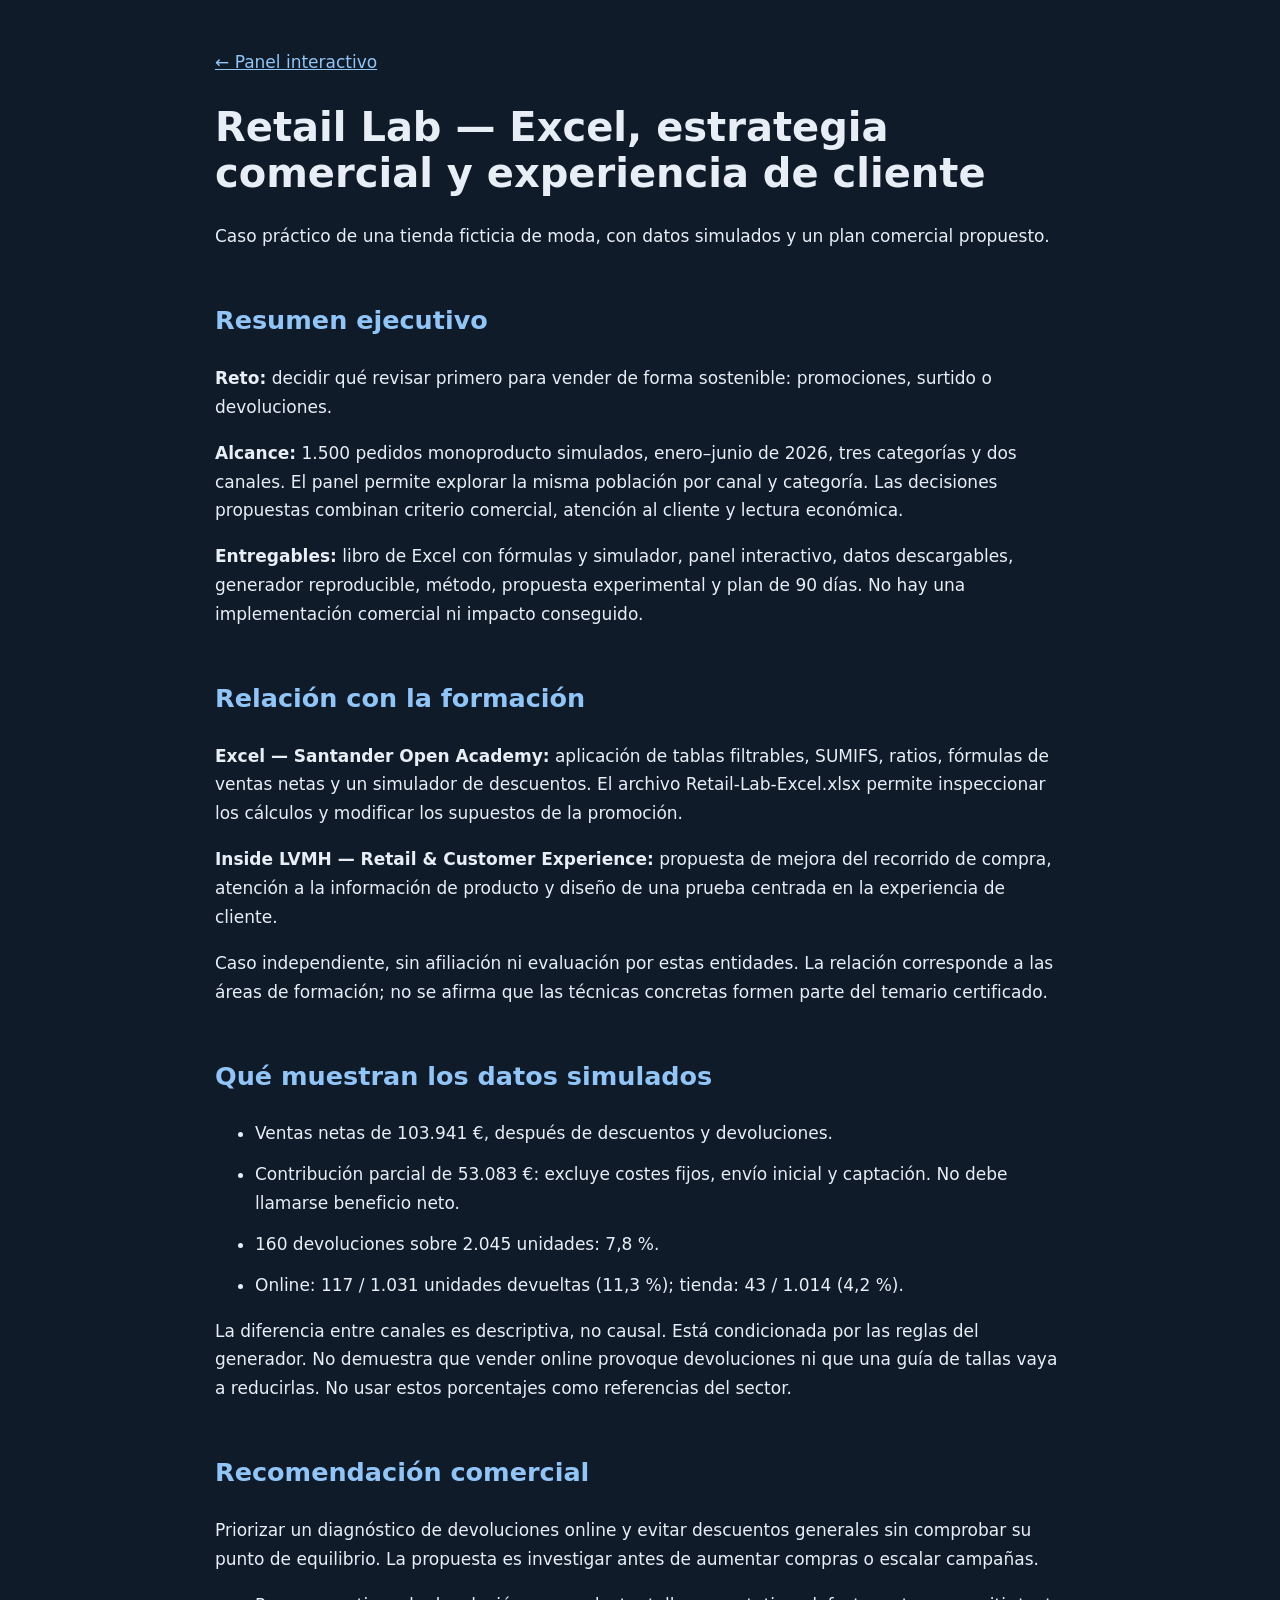
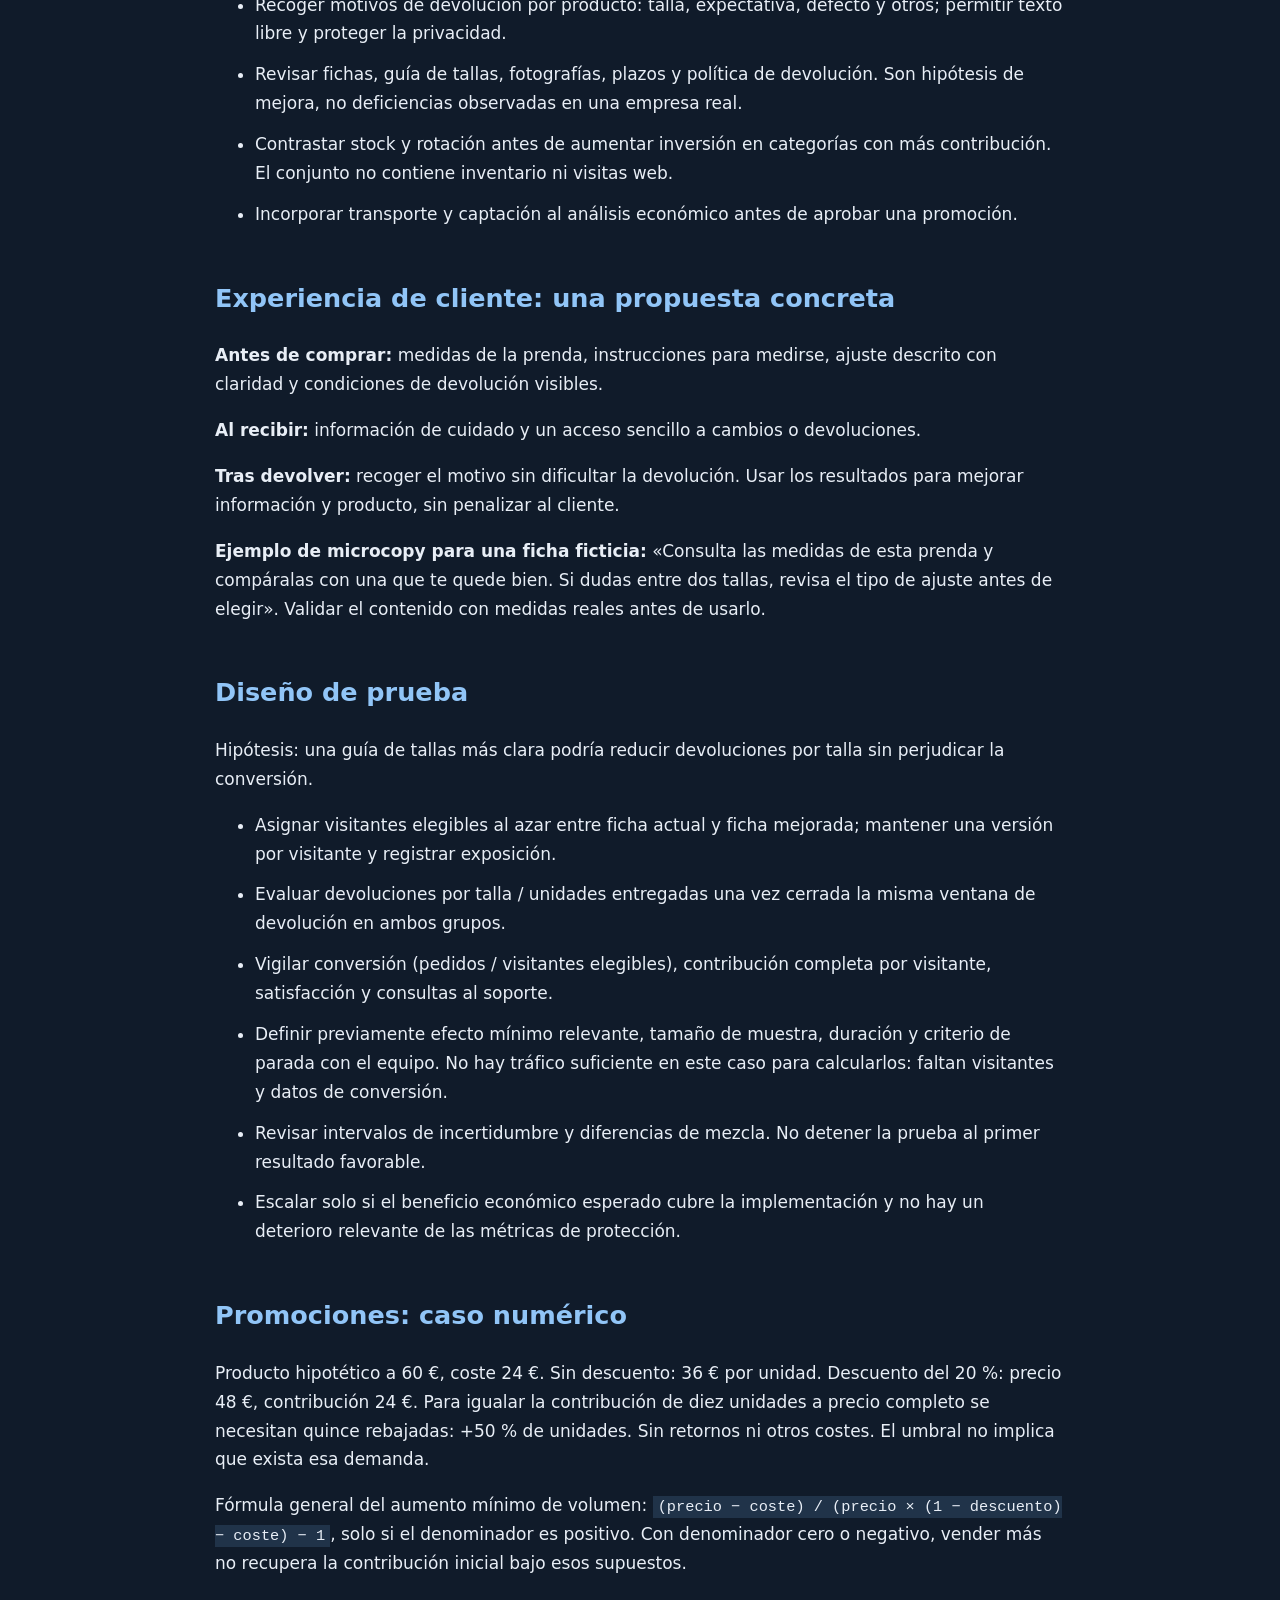
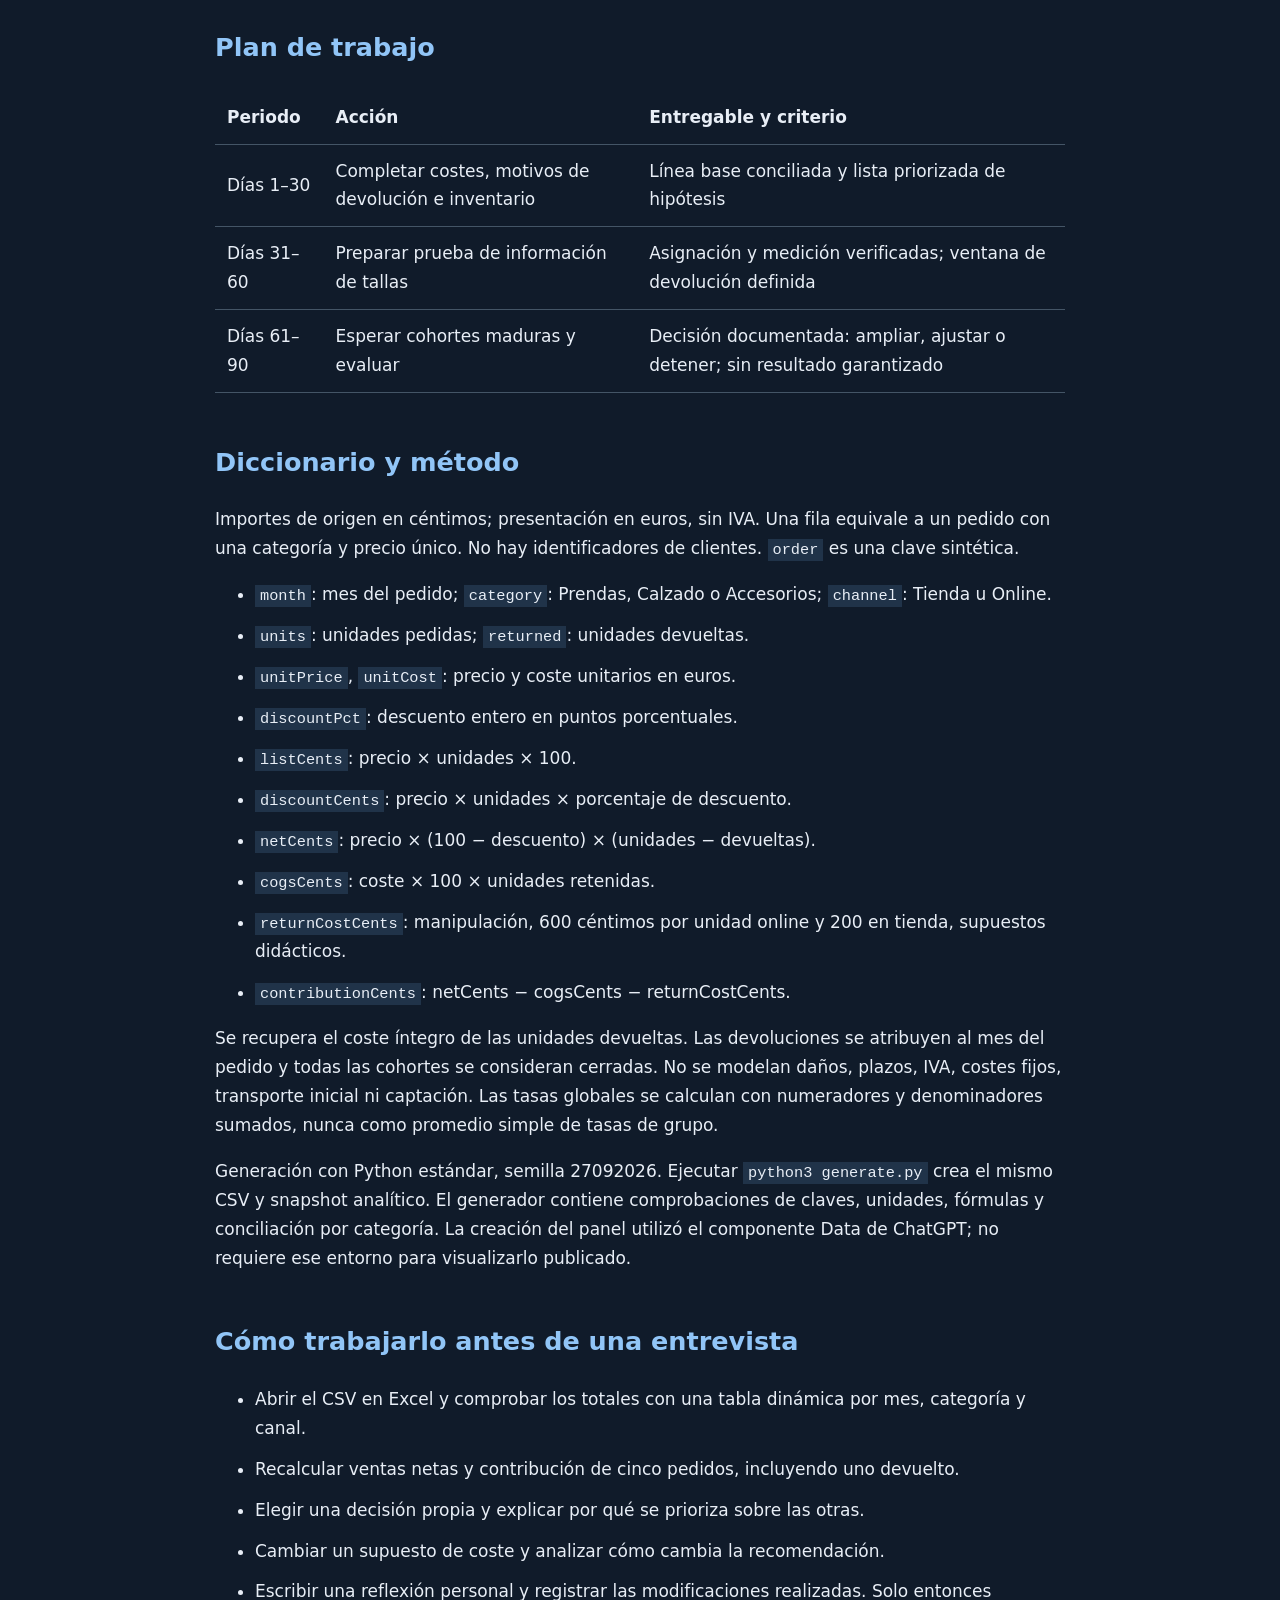
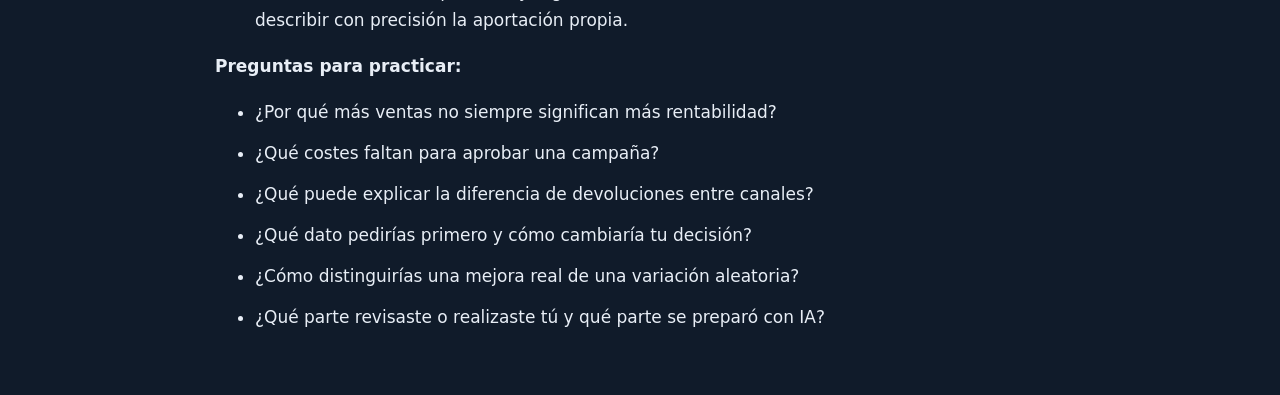
<file: retail-lab/caso.html>
<!doctype html><html lang="es"><meta charset="utf-8"><meta name="viewport" content="width=device-width,initial-scale=1"><title>Retail Lab · caso y método</title><style>body{background:#101b2a;color:#e8eef6;font:17px/1.7 system-ui;margin:0}main{max-width:850px;padding:48px 24px;margin:auto}h1{font-size:40px;line-height:1.15}h2{color:#91c5f7;margin-top:48px}a{color:#91c5f7}p,li{overflow-wrap:anywhere}li{margin:12px 0}table{border-collapse:collapse;min-width:600px}td,th{border-bottom:1px solid #456;padding:12px;text-align:left}.table{overflow:auto}code{background:#203349;padding:2px 5px;font-size:.9em}</style><main><a href="./">← Panel interactivo</a><h1>Retail Lab — Excel, estrategia comercial y experiencia de cliente</h1><p>Caso práctico de una tienda ficticia de moda, con datos simulados y un plan comercial propuesto.</p><h2>Resumen ejecutivo</h2><p><strong>Reto:</strong> decidir qué revisar primero para vender de forma sostenible: promociones, surtido o devoluciones.</p><p><strong>Alcance:</strong> 1.500 pedidos monoproducto simulados, enero–junio de 2026, tres categorías y dos canales. El panel permite explorar la misma población por canal y categoría. Las decisiones propuestas combinan criterio comercial, atención al cliente y lectura económica.</p><p><strong>Entregables:</strong> libro de Excel con fórmulas y simulador, panel interactivo, datos descargables, generador reproducible, método, propuesta experimental y plan de 90 días. No hay una implementación comercial ni impacto conseguido.</p><h2>Relación con la formación</h2><p><strong>Excel — Santander Open Academy:</strong> aplicación de tablas filtrables, SUMIFS, ratios, fórmulas de ventas netas y un simulador de descuentos. El archivo Retail-Lab-Excel.xlsx permite inspeccionar los cálculos y modificar los supuestos de la promoción.</p><p><strong>Inside LVMH — Retail &amp; Customer Experience:</strong> propuesta de mejora del recorrido de compra, atención a la información de producto y diseño de una prueba centrada en la experiencia de cliente.</p><p>Caso independiente, sin afiliación ni evaluación por estas entidades. La relación corresponde a las áreas de formación; no se afirma que las técnicas concretas formen parte del temario certificado.</p><h2>Qué muestran los datos simulados</h2><ul><li>Ventas netas de 103.941 €, después de descuentos y devoluciones.</li><li>Contribución parcial de 53.083 €: excluye costes fijos, envío inicial y captación. No debe llamarse beneficio neto.</li><li>160 devoluciones sobre 2.045 unidades: 7,8 %.</li><li>Online: 117 / 1.031 unidades devueltas (11,3 %); tienda: 43 / 1.014 (4,2 %).</li></ul><p>La diferencia entre canales es descriptiva, no causal. Está condicionada por las reglas del generador. No demuestra que vender online provoque devoluciones ni que una guía de tallas vaya a reducirlas. No usar estos porcentajes como referencias del sector.</p><h2>Recomendación comercial</h2><p>Priorizar un diagnóstico de devoluciones online y evitar descuentos generales sin comprobar su punto de equilibrio. La propuesta es investigar antes de aumentar compras o escalar campañas.</p><ul><li>Recoger motivos de devolución por producto: talla, expectativa, defecto y otros; permitir texto libre y proteger la privacidad.</li><li>Revisar fichas, guía de tallas, fotografías, plazos y política de devolución. Son hipótesis de mejora, no deficiencias observadas en una empresa real.</li><li>Contrastar stock y rotación antes de aumentar inversión en categorías con más contribución. El conjunto no contiene inventario ni visitas web.</li><li>Incorporar transporte y captación al análisis económico antes de aprobar una promoción.</li></ul><h2>Experiencia de cliente: una propuesta concreta</h2><p><strong>Antes de comprar:</strong> medidas de la prenda, instrucciones para medirse, ajuste descrito con claridad y condiciones de devolución visibles.</p><p><strong>Al recibir:</strong> información de cuidado y un acceso sencillo a cambios o devoluciones.</p><p><strong>Tras devolver:</strong> recoger el motivo sin dificultar la devolución. Usar los resultados para mejorar información y producto, sin penalizar al cliente.</p><p><strong>Ejemplo de microcopy para una ficha ficticia:</strong> «Consulta las medidas de esta prenda y compáralas con una que te quede bien. Si dudas entre dos tallas, revisa el tipo de ajuste antes de elegir». Validar el contenido con medidas reales antes de usarlo.</p><h2>Diseño de prueba</h2><p>Hipótesis: una guía de tallas más clara podría reducir devoluciones por talla sin perjudicar la conversión.</p><ul><li>Asignar visitantes elegibles al azar entre ficha actual y ficha mejorada; mantener una versión por visitante y registrar exposición.</li><li>Evaluar devoluciones por talla / unidades entregadas una vez cerrada la misma ventana de devolución en ambos grupos.</li><li>Vigilar conversión (pedidos / visitantes elegibles), contribución completa por visitante, satisfacción y consultas al soporte.</li><li>Definir previamente efecto mínimo relevante, tamaño de muestra, duración y criterio de parada con el equipo. No hay tráfico suficiente en este caso para calcularlos: faltan visitantes y datos de conversión.</li><li>Revisar intervalos de incertidumbre y diferencias de mezcla. No detener la prueba al primer resultado favorable.</li><li>Escalar solo si el beneficio económico esperado cubre la implementación y no hay un deterioro relevante de las métricas de protección.</li></ul><h2>Promociones: caso numérico</h2><p>Producto hipotético a 60 €, coste 24 €. Sin descuento: 36 € por unidad. Descuento del 20 %: precio 48 €, contribución 24 €. Para igualar la contribución de diez unidades a precio completo se necesitan quince rebajadas: +50 % de unidades. Sin retornos ni otros costes. El umbral no implica que exista esa demanda.</p><p>Fórmula general del aumento mínimo de volumen: <code>(precio − coste) / (precio × (1 − descuento) − coste) − 1</code>, solo si el denominador es positivo. Con denominador cero o negativo, vender más no recupera la contribución inicial bajo esos supuestos.</p><h2>Plan de trabajo</h2><div class="table"><table><tr><th>Periodo</th><th>Acción</th><th>Entregable y criterio</th></tr><tr><td>Días 1–30</td><td>Completar costes, motivos de devolución e inventario</td><td>Línea base conciliada y lista priorizada de hipótesis</td></tr><tr><td>Días 31–60</td><td>Preparar prueba de información de tallas</td><td>Asignación y medición verificadas; ventana de devolución definida</td></tr><tr><td>Días 61–90</td><td>Esperar cohortes maduras y evaluar</td><td>Decisión documentada: ampliar, ajustar o detener; sin resultado garantizado</td></tr></table></div><h2>Diccionario y método</h2><p>Importes de origen en céntimos; presentación en euros, sin IVA. Una fila equivale a un pedido con una categoría y precio único. No hay identificadores de clientes. <code>order</code> es una clave sintética.</p><ul><li><code>month</code>: mes del pedido; <code>category</code>: Prendas, Calzado o Accesorios; <code>channel</code>: Tienda u Online.</li><li><code>units</code>: unidades pedidas; <code>returned</code>: unidades devueltas.</li><li><code>unitPrice</code>, <code>unitCost</code>: precio y coste unitarios en euros.</li><li><code>discountPct</code>: descuento entero en puntos porcentuales.</li><li><code>listCents</code>: precio × unidades × 100.</li><li><code>discountCents</code>: precio × unidades × porcentaje de descuento.</li><li><code>netCents</code>: precio × (100 − descuento) × (unidades − devueltas).</li><li><code>cogsCents</code>: coste × 100 × unidades retenidas.</li><li><code>returnCostCents</code>: manipulación, 600 céntimos por unidad online y 200 en tienda, supuestos didácticos.</li><li><code>contributionCents</code>: netCents − cogsCents − returnCostCents.</li></ul><p>Se recupera el coste íntegro de las unidades devueltas. Las devoluciones se atribuyen al mes del pedido y todas las cohortes se consideran cerradas. No se modelan daños, plazos, IVA, costes fijos, transporte inicial ni captación. Las tasas globales se calculan con numeradores y denominadores sumados, nunca como promedio simple de tasas de grupo.</p><p>Generación con Python estándar, semilla 27092026. Ejecutar <code>python3 generate.py</code> crea el mismo CSV y snapshot analítico. El generador contiene comprobaciones de claves, unidades, fórmulas y conciliación por categoría. La creación del panel utilizó el componente Data de ChatGPT; no requiere ese entorno para visualizarlo publicado.</p><h2>Cómo trabajarlo antes de una entrevista</h2><ul><li>Abrir el CSV en Excel y comprobar los totales con una tabla dinámica por mes, categoría y canal.</li><li>Recalcular ventas netas y contribución de cinco pedidos, incluyendo uno devuelto.</li><li>Elegir una decisión propia y explicar por qué se prioriza sobre las otras.</li><li>Cambiar un supuesto de coste y analizar cómo cambia la recomendación.</li><li>Escribir una reflexión personal y registrar las modificaciones realizadas. Solo entonces describir con precisión la aportación propia.</li></ul><p><strong>Preguntas para practicar:</strong></p><ul><li>¿Por qué más ventas no siempre significan más rentabilidad?</li><li>¿Qué costes faltan para aprobar una campaña?</li><li>¿Qué puede explicar la diferencia de devoluciones entre canales?</li><li>¿Qué dato pedirías primero y cómo cambiaría tu decisión?</li><li>¿Cómo distinguirías una mejora real de una variación aleatoria?</li><li>¿Qué parte revisaste o realizaste tú y qué parte se preparó con IA?</li></ul></main></html>
</file>
<file: narea-style.css>
@import url('https://fonts.googleapis.com/css2?family=DM+Sans:wght@400;500;600;700&family=Playfair+Display:wght@400;500&display=swap');
:root{--ink:#203142;--muted:#596571;--paper:#faf9f6;--line:#d9dedc;--accent:#4e6d65;--sand:#e8e1d6}*{box-sizing:border-box}body{margin:0;background:var(--paper);color:var(--ink);font:16px/1.7 'DM Sans',Arial,sans-serif}a{color:inherit}a:focus-visible,button:focus-visible,input:focus-visible,select:focus-visible{outline:3px solid #4e6d65;outline-offset:4px}button,input,select{font:inherit}button,a{touch-action:manipulation}.wrap{max-width:1240px;margin:auto;padding:0 52px}nav{display:flex;justify-content:space-between;align-items:center;padding:22px 0;border-bottom:1px solid var(--line);gap:20px}nav a{text-decoration:none;font-size:13px}nav .brand{font:25px Georgia,serif;letter-spacing:5px}nav .links{display:flex;gap:22px;flex-wrap:wrap}.label{font-size:11px;letter-spacing:2px;text-transform:uppercase;color:var(--accent)}h1,h2,h3{font-weight:500;line-height:1.15}h1{font:clamp(40px,5vw,70px)/1.1 'Playfair Display',Georgia,serif;letter-spacing:-1.5px;margin:18px 0 24px}h2{font:40px/1.2 'Playfair Display',Georgia,serif;margin:15px 0 22px}h3{font-size:22px;margin:12px 0}p{margin:0 0 18px}.muted{color:var(--muted)}.hero{display:grid;grid-template-columns:1.05fr 1fr;gap:55px;align-items:center;padding:72px 0 55px}.hero img{width:100%;aspect-ratio:1/1;object-fit:cover;border-radius:2px}.hero .intro{font-size:18px;max-width:570px;color:var(--muted)}.btn{display:inline-block;background:var(--ink);color:white;padding:13px 21px;text-decoration:none;border:1px solid var(--ink);border-radius:2px;cursor:pointer;font-size:14px}.btn.secondary{background:transparent;color:var(--ink);border-color:#b5c0bc}.actions{display:flex;gap:12px;flex-wrap:wrap;margin:26px 0}.stats{display:grid;grid-template-columns:repeat(4,1fr);border-block:1px solid var(--line)}.stats div{padding:22px;border-right:1px solid var(--line)}.stats div:last-child{border:0}.stats strong{display:block;font:30px Georgia,serif}.stats span{font-size:12px;color:var(--muted)}section{padding:66px 0;border-bottom:1px solid var(--line);scroll-margin-top:20px}.split{display:grid;grid-template-columns:.9fr 1.35fr;gap:55px}.grid{display:grid;grid-template-columns:repeat(3,1fr);gap:20px}.card{padding:26px;border:1px solid var(--line);background:white}.card p{font-size:14px;color:var(--muted)}.tint{background:#edf1ed}.journey{display:grid;grid-template-columns:repeat(4,1fr);gap:16px;margin-top:28px}.journey .card{padding:22px}.journey h3{font-size:19px}.tag{font-size:11px;padding:4px 9px;background:#eef1ed;color:#466057;display:inline-block;margin:4px 5px 5px 0}.table-wrap{overflow-x:auto}table{border-collapse:collapse;width:100%;font-size:13px}td,th{text-align:left;padding:15px 14px;border-bottom:1px solid var(--line);vertical-align:top}th{font-size:11px;text-transform:uppercase;letter-spacing:1px;color:var(--muted);background:#eef1ed}.filter{display:flex;gap:8px;margin:24px 0;flex-wrap:wrap}.filter button{border:1px solid var(--line);padding:8px 16px;background:white;color:var(--ink);cursor:pointer}.filter button.active{background:var(--ink);color:white}details{border:1px solid var(--line);padding:19px 22px;margin:12px 0;background:white}summary{cursor:pointer;font-weight:500}details p{margin-top:15px;font-size:14px}.email-grid{display:grid;grid-template-columns:repeat(3,1fr);gap:20px}.email-grid .card{display:flex;flex-direction:column}.email-grid a{margin-top:auto;font-size:13px}.email-grid small{color:var(--accent)}label{display:block;font-size:13px;margin-bottom:7px}input,select{border:1px solid #aebdb7;padding:10px 12px;background:white;color:var(--ink);width:100%}.controls{display:grid;grid-template-columns:repeat(3,1fr);gap:16px;margin-bottom:24px}.metric-grid{display:grid;grid-template-columns:repeat(3,1fr);gap:15px}.metric-grid strong{font:34px Georgia,serif;display:block}.note{font-size:12px;color:var(--muted);padding:14px 0}.bar{background:#e2e8e2;height:8px;margin:16px 0}.bar span{display:block;background:var(--accent);height:8px;max-width:100%}.form{padding:32px;background:#eef1ed;border:1px solid var(--line)}.form input{margin-bottom:14px}.check{display:flex;align-items:flex-start;gap:9px}.check input{width:auto;margin-top:6px}.check label{font-size:12px}.message{background:white;border-left:3px solid var(--accent);padding:16px;margin-top:18px}footer{padding:30px 0;color:var(--muted);font-size:12px;display:flex;justify-content:space-between;gap:20px}.creative-grid{display:grid;grid-template-columns:repeat(3,1fr);gap:20px}.creative{aspect-ratio:4/5;background:var(--sand);padding:27px;display:flex;flex-direction:column;justify-content:space-between;border:1px solid #d7ccbc;position:relative;overflow:hidden}.creative strong{font:35px/1.1 Georgia,serif;z-index:1}.creative small{font-size:11px;letter-spacing:2px;z-index:1}.creative.photo{background:linear-gradient(0deg,#203142d9,transparent 80%),url('narea-hero.png') center/cover;color:white}.creative a{position:absolute;inset:0}.creative .n{font:90px Georgia,serif;color:#faf9f6}.creative .rule{border-top:1px solid #20314260;padding-top:17px;font-size:13px}code{font-size:12px;word-break:break-all}.download{display:flex;gap:12px;flex-wrap:wrap}.checklist{padding-left:20px}.checklist li{margin-bottom:14px}.wide{max-width:750px;margin:auto}.seo{font:14px/1.9 Arial}.seo h1{font:45px/1.2 Georgia}.guide{counter-reset:steps}.guide .card{margin-bottom:18px}.sr-only{position:absolute;width:1px;height:1px;overflow:hidden;clip:rect(0,0,0,0)}@media(max-width:800px){.wrap{padding:0 22px}.hero,.split{grid-template-columns:1fr;gap:26px}.hero{padding:40px 0}.hero img{aspect-ratio:16/9}.grid,.creative-grid,.email-grid{grid-template-columns:1fr}.journey{grid-template-columns:1fr 1fr}.stats{grid-template-columns:1fr 1fr}.controls,.metric-grid{grid-template-columns:1fr}h2{font-size:33px}nav{align-items:flex-start}.links{gap:10px!important}footer{flex-direction:column}section{padding:42px 0}}@media print{nav,.filter,.actions{display:none}.wrap{padding:0}section{break-inside:avoid}.hero{padding:10px 0}}
</file>
